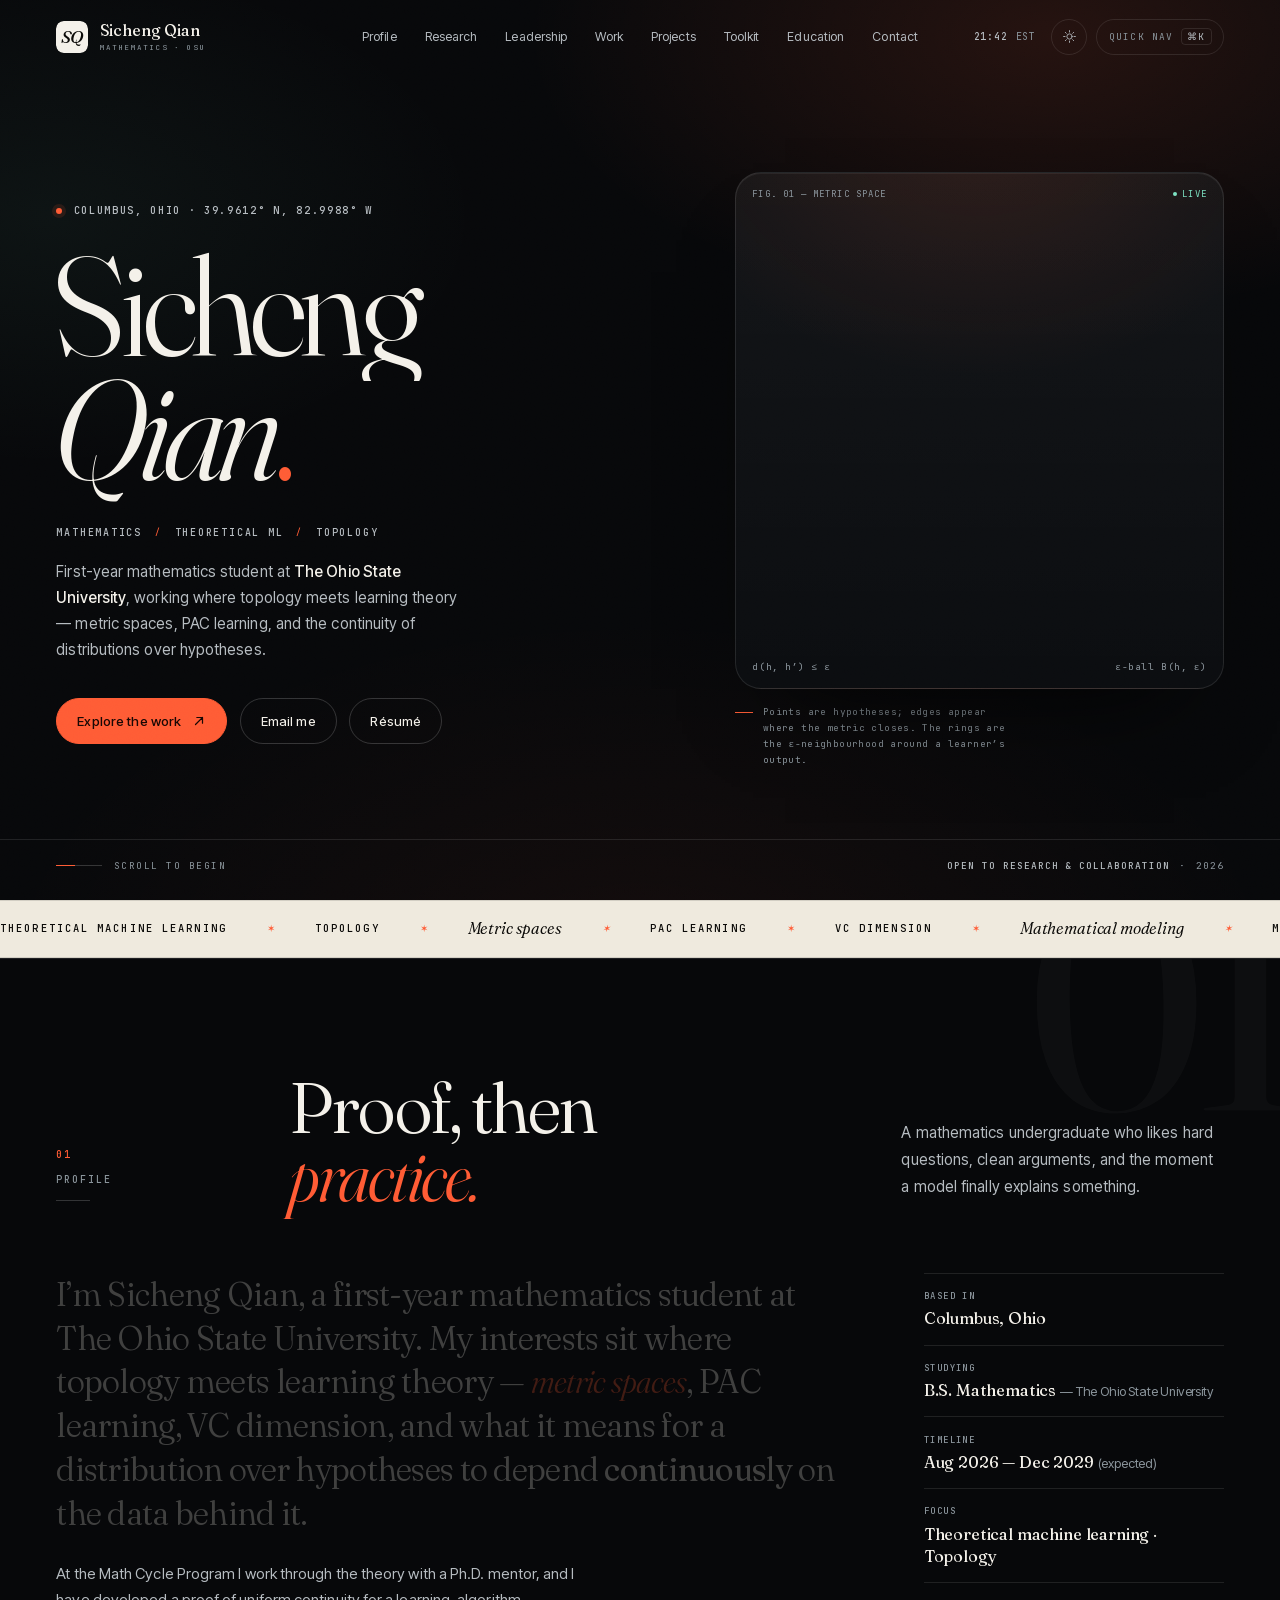
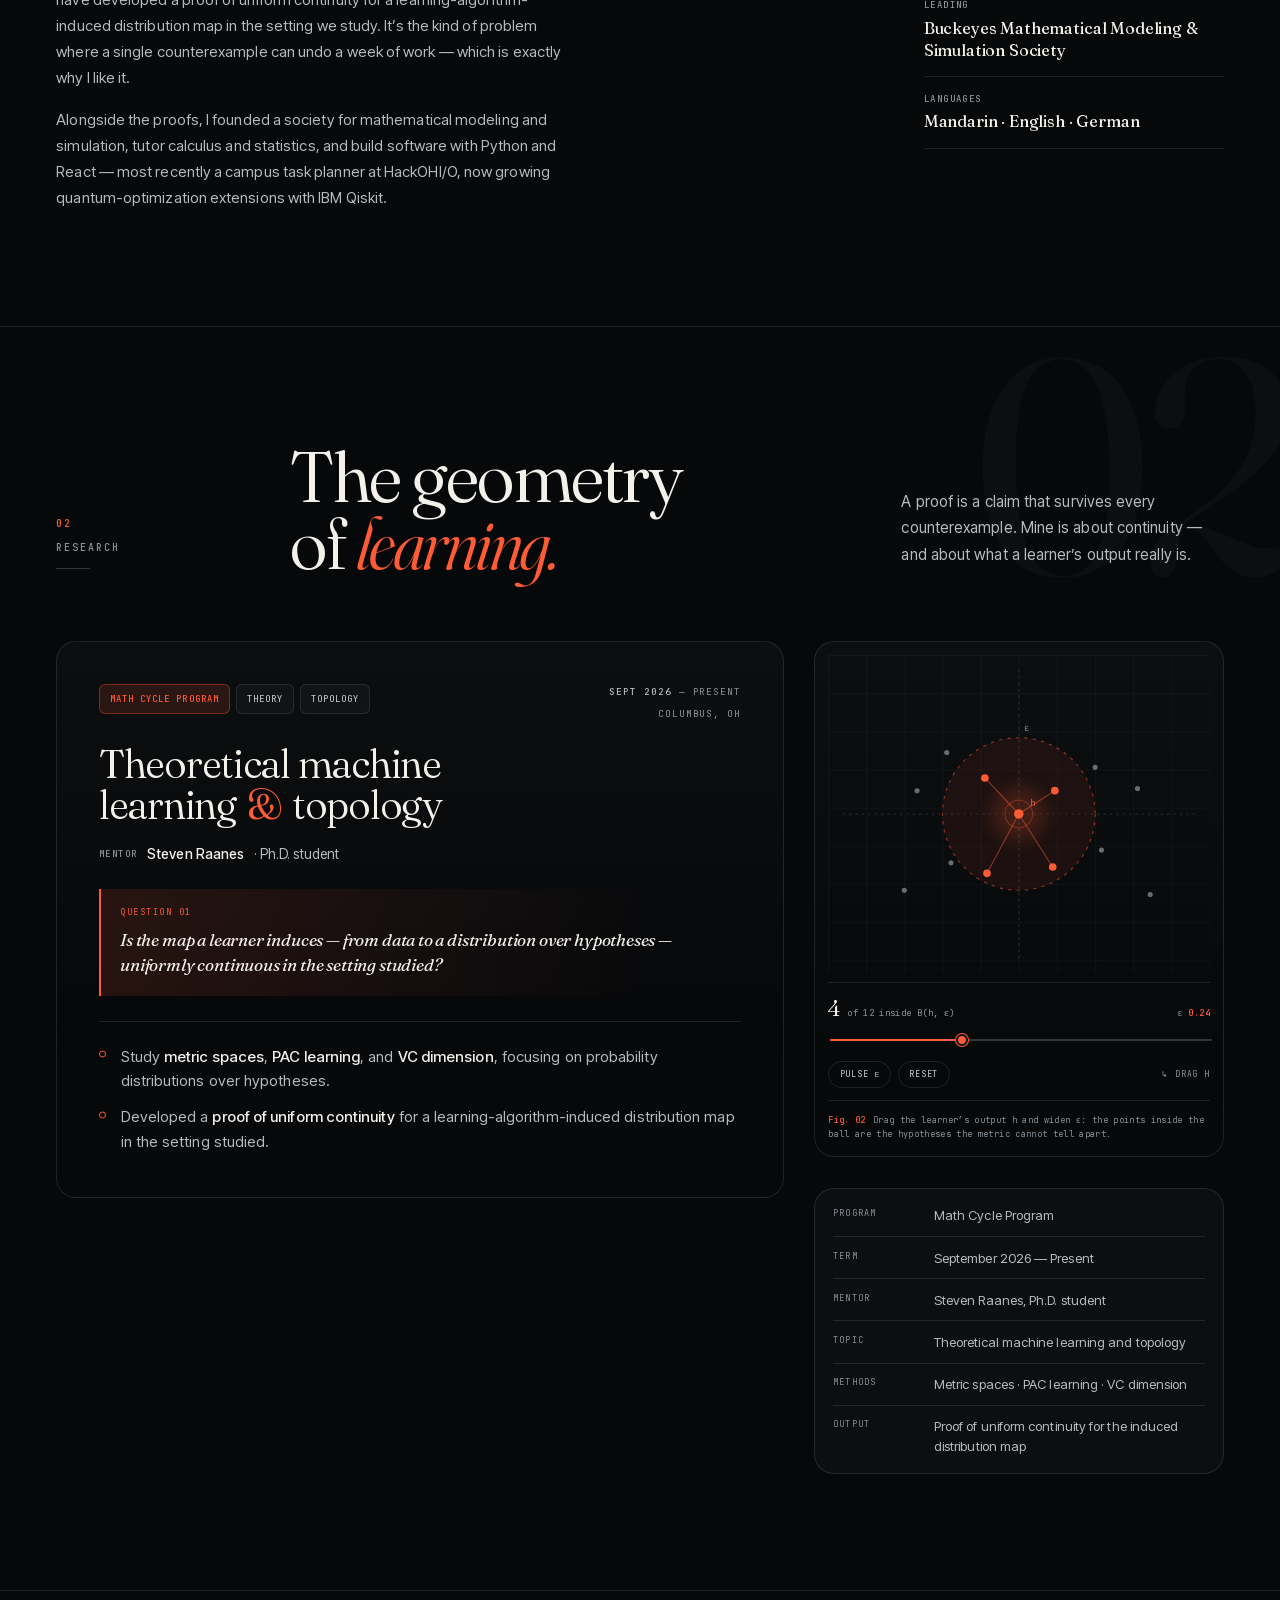
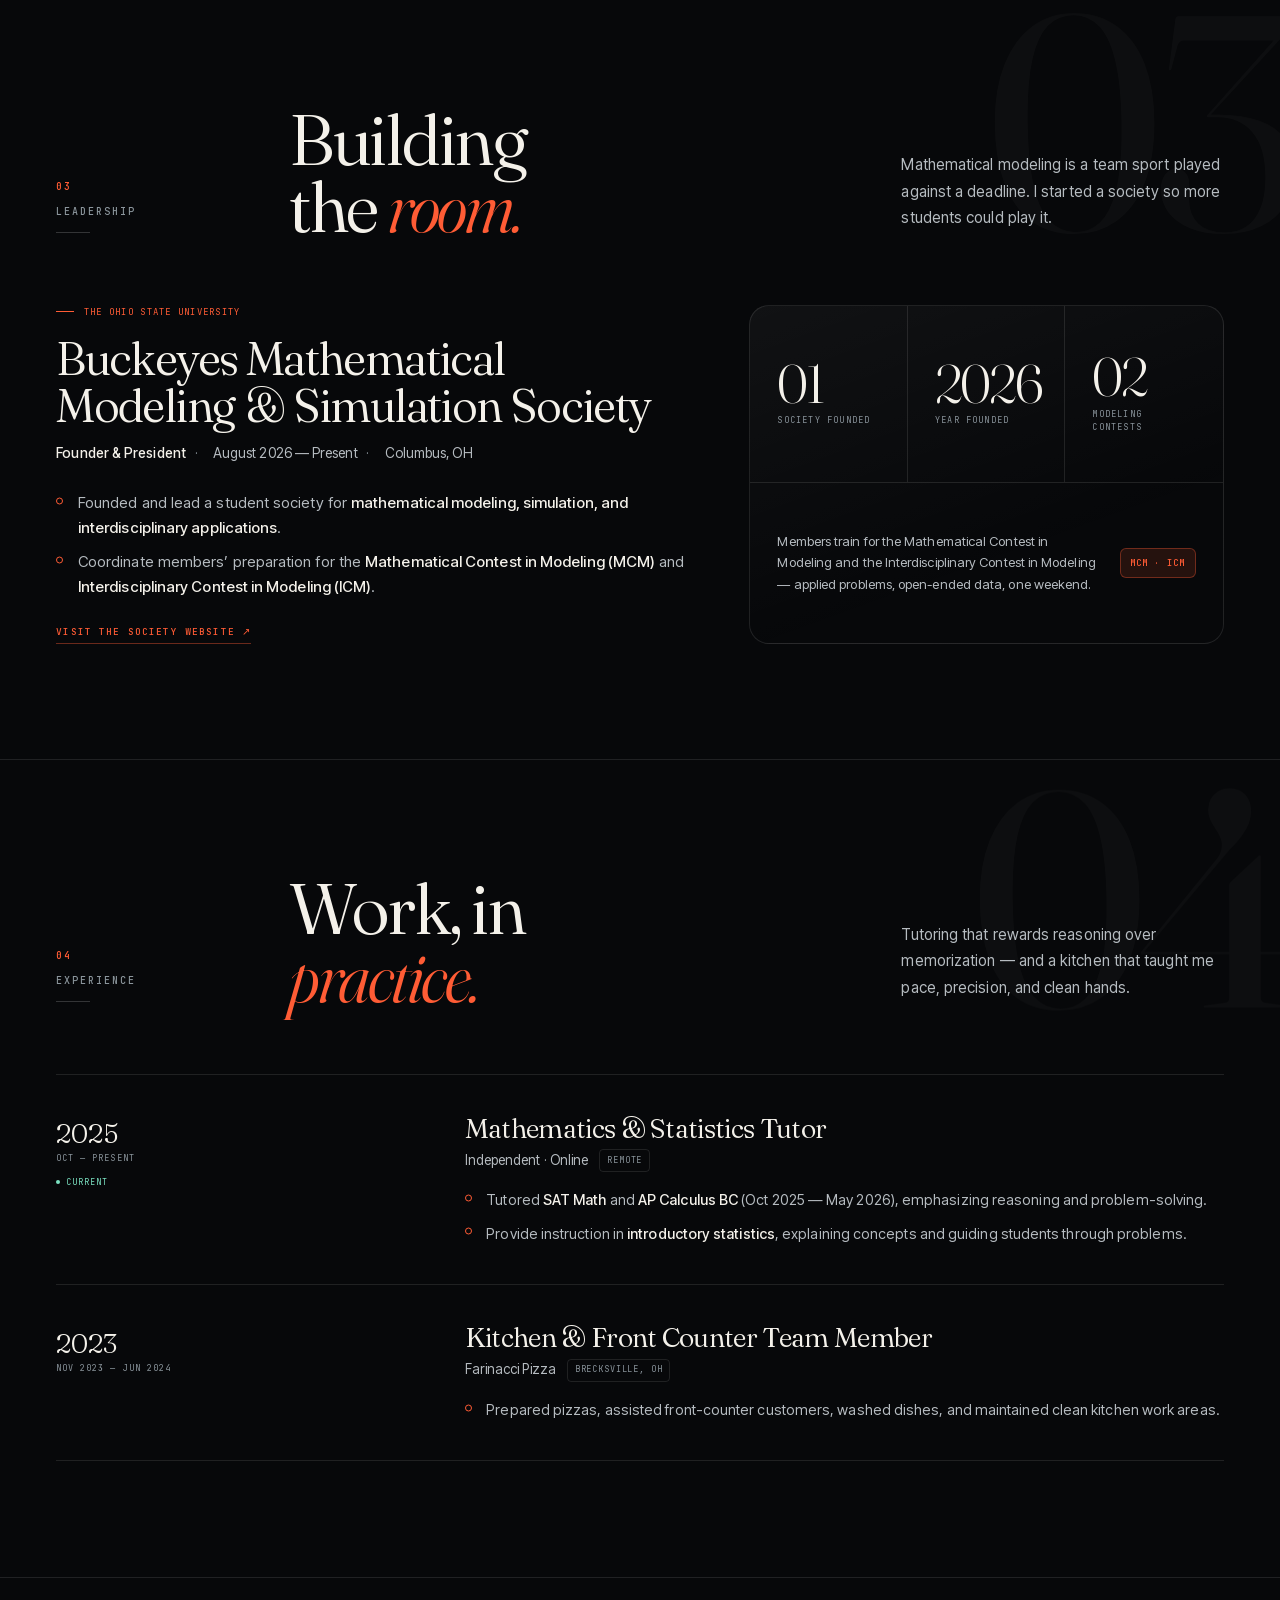
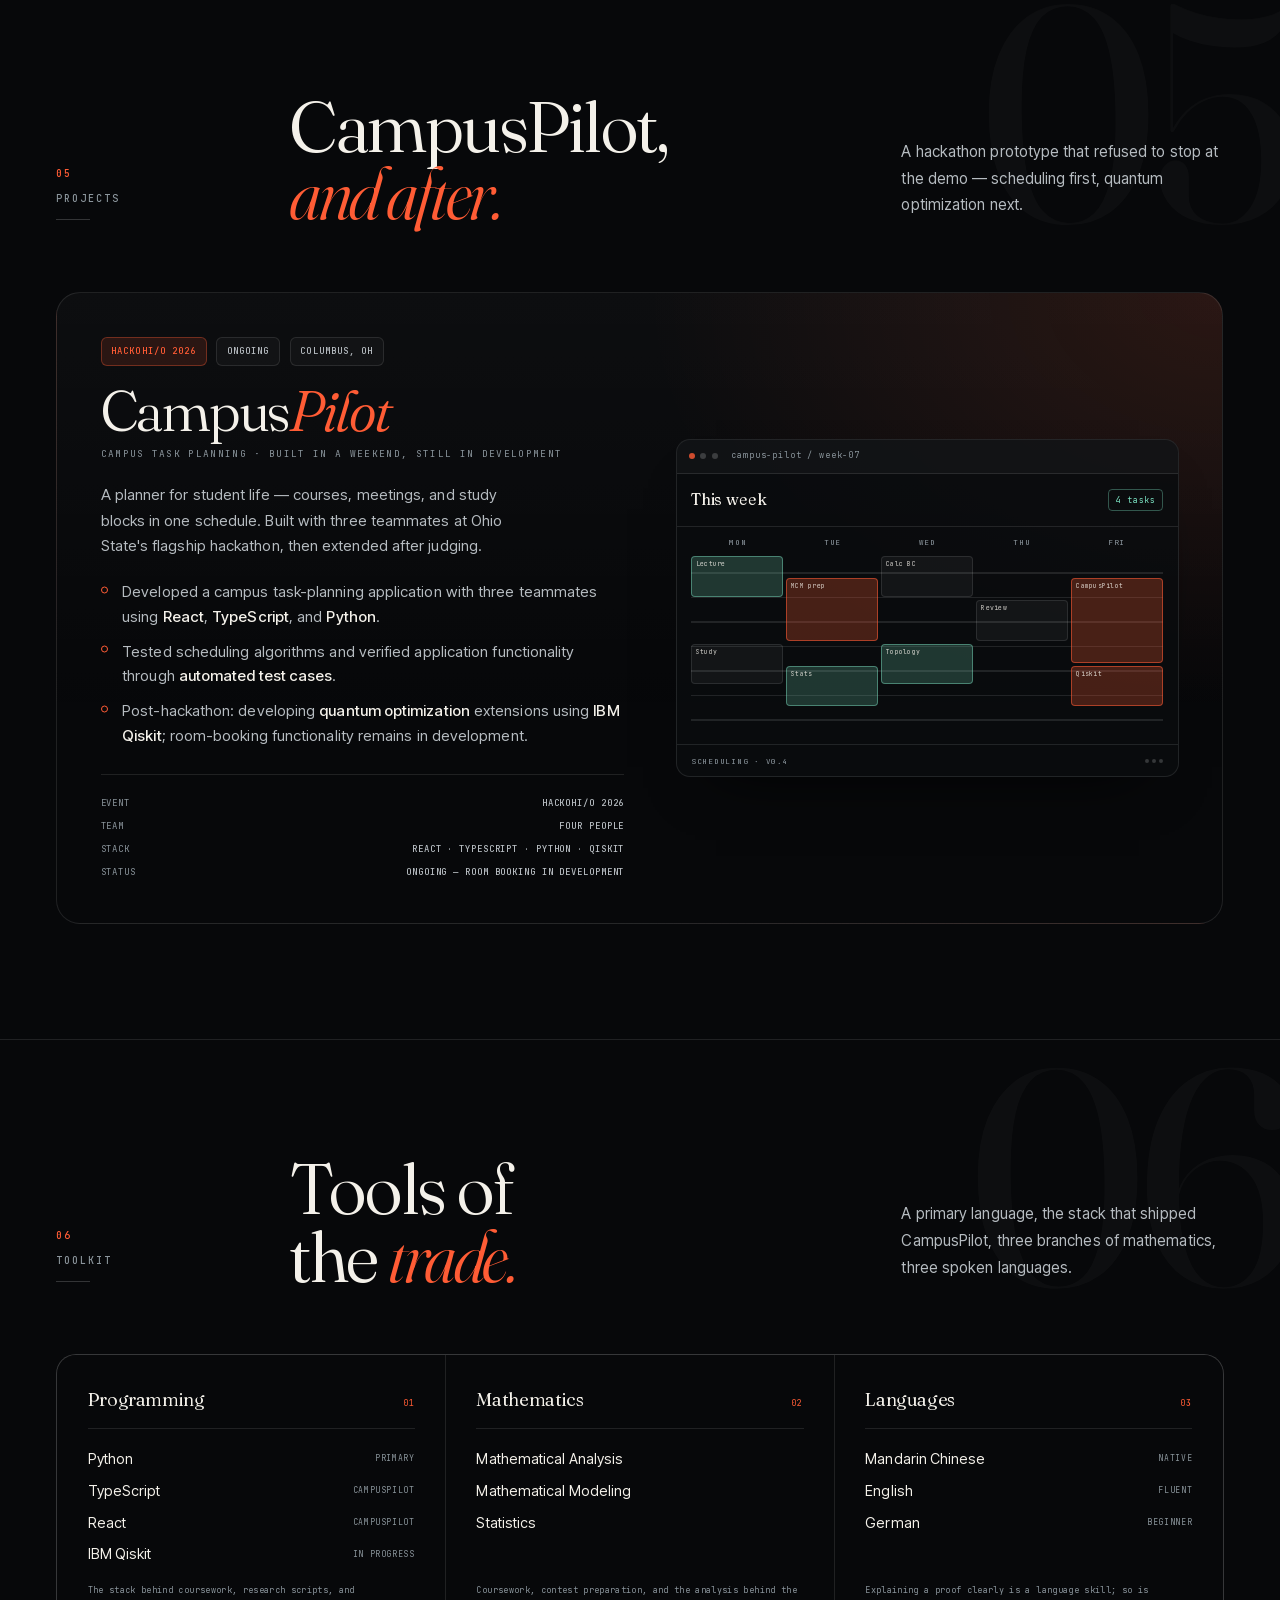
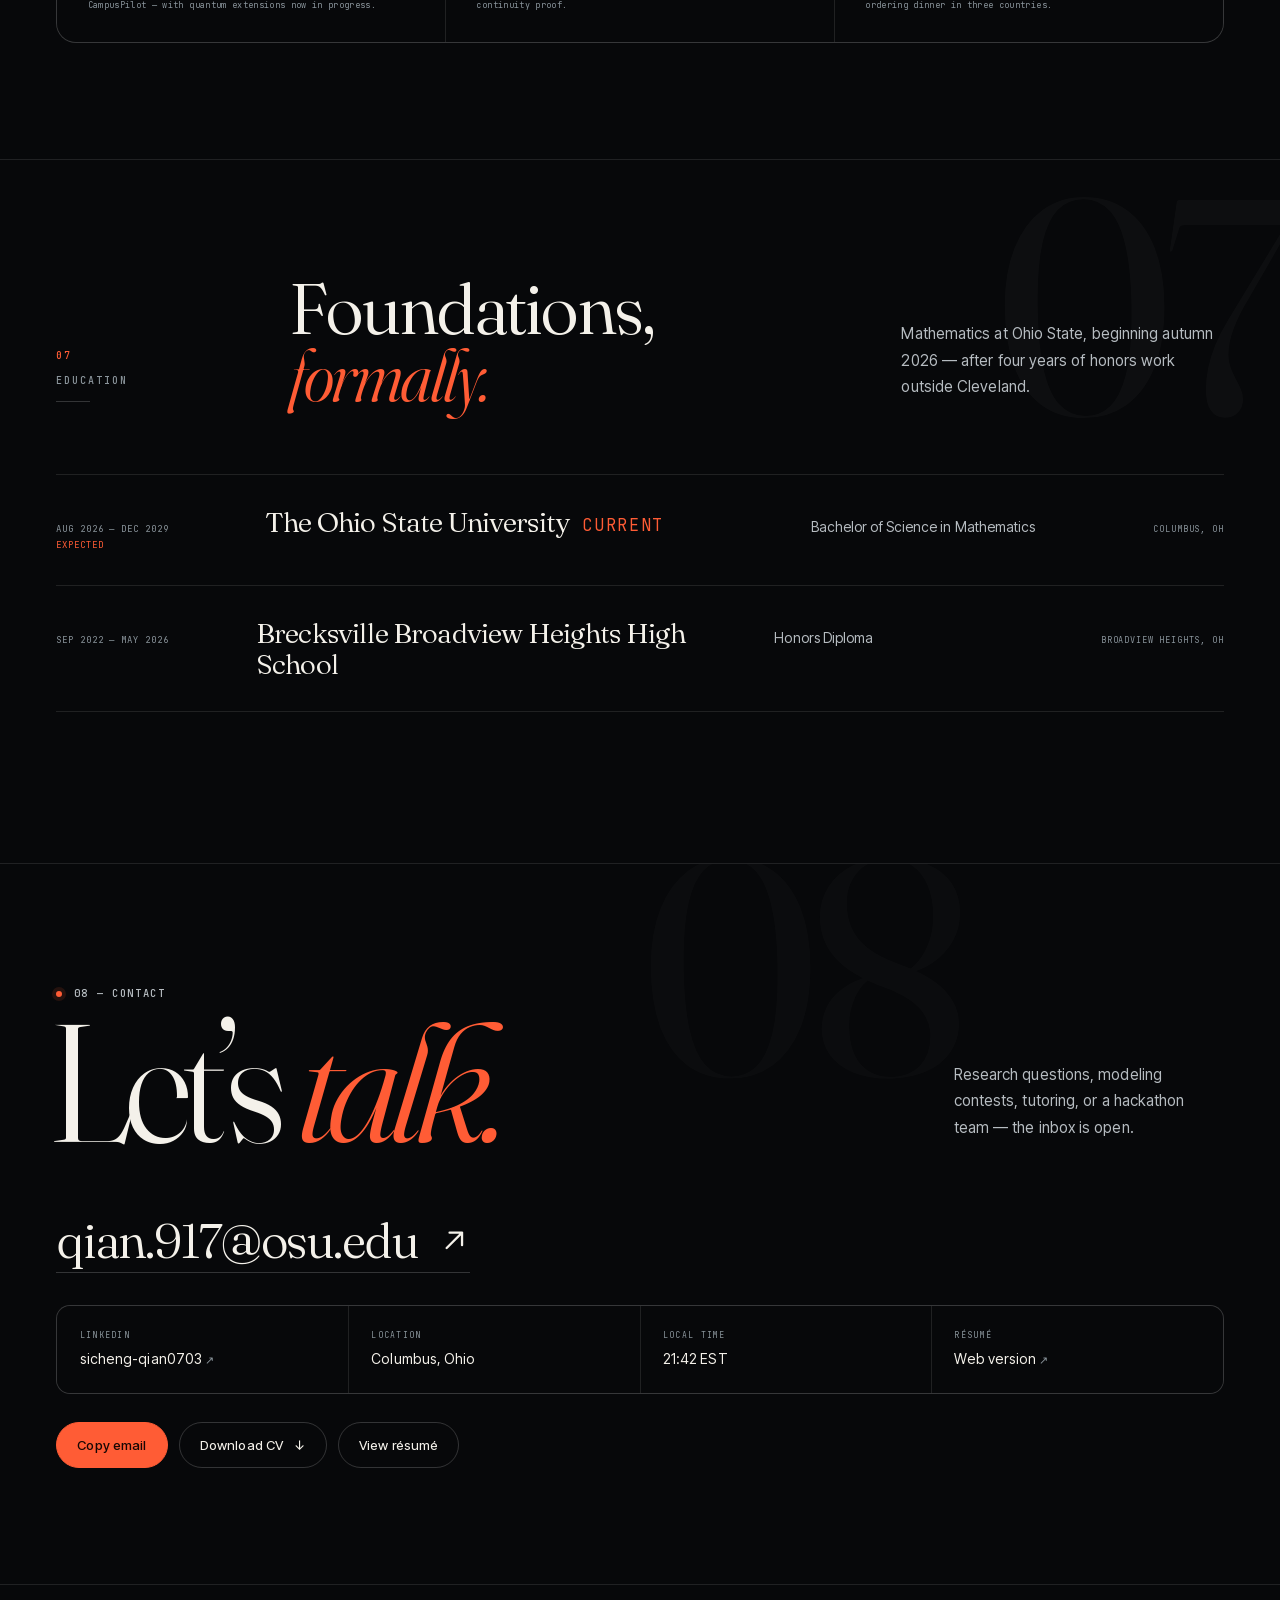
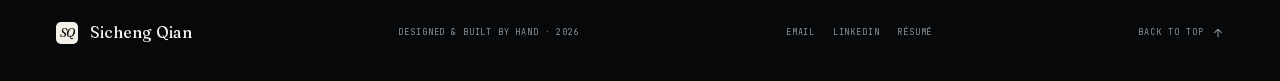
<file: index.html>
<!DOCTYPE html>
<html lang="en" data-theme="dark">
<head>
<meta charset="utf-8">
<meta name="viewport" content="width=device-width, initial-scale=1">
<title>Sicheng Qian — Mathematics, Machine Learning &amp; Topology</title>
<meta name="description" content="Sicheng Qian — mathematics undergraduate at The Ohio State University working at the intersection of theoretical machine learning and topology. Research, leadership, projects, and experience.">
<meta name="author" content="Sicheng Qian">
<meta name="theme-color" content="#07080a">
<link rel="canonical" href="https://qsc032376-hash.github.io/">
<!-- Open Graph / social -->
<meta property="og:type" content="website">
<meta property="og:title" content="Sicheng Qian — Mathematics, Machine Learning &amp; Topology">
<meta property="og:description" content="Mathematics at The Ohio State University. Metric spaces, PAC learning, and the continuity of hypothesis distributions.">
<meta property="og:image" content="https://qsc032376-hash.github.io/assets/img/og.png">
<meta property="og:image:width" content="1200">
<meta property="og:image:height" content="630">
<meta property="og:image:alt" content="Sicheng Qian — Mathematics, Theoretical ML &amp; Topology">
<meta property="og:url" content="https://qsc032376-hash.github.io/">
<meta property="og:site_name" content="Sicheng Qian">
<meta name="twitter:card" content="summary_large_image">
<meta name="twitter:title" content="Sicheng Qian — Mathematics, Machine Learning &amp; Topology">
<meta name="twitter:description" content="Mathematics at The Ohio State University. Metric spaces, PAC learning, and the continuity of hypothesis distributions.">
<meta name="twitter:image" content="https://qsc032376-hash.github.io/assets/img/og.png">

<link rel="icon" href="assets/img/favicon-32.png" sizes="32x32" type="image/png">
<link rel="icon" href="assets/img/icon-192.png" sizes="192x192" type="image/png">
<link rel="apple-touch-icon" href="assets/img/apple-touch-icon.png">

<link rel="preload" href="assets/fonts/fraunces-normal-300-700.woff2" as="font" type="font/woff2" crossorigin>
<link rel="preload" href="assets/fonts/inter-tight-normal-300-600.woff2" as="font" type="font/woff2" crossorigin>
<link rel="stylesheet" href="assets/css/fonts.css">
<link rel="stylesheet" href="assets/css/style.css">

<script>
  document.documentElement.classList.add('js');
  try {
    var t = localStorage.getItem('sq-theme');
    if (t === 'light' || t === 'dark') document.documentElement.dataset.theme = t;
  } catch (e) {}
</script>

<script type="application/ld+json">
{
  "@context": "https://schema.org",
  "@type": "Person",
  "name": "Sicheng Qian",
  "email": "mailto:qian.917@osu.edu",
  "jobTitle": "Mathematics undergraduate",
  "description": "Mathematics undergraduate at The Ohio State University working at the intersection of theoretical machine learning and topology.",
  "address": { "@type": "PostalAddress", "addressLocality": "Columbus", "addressRegion": "OH", "addressCountry": "US" },
  "alumniOf": { "@type": "CollegeOrUniversity", "name": "The Ohio State University" },
  "knowsLanguage": ["Mandarin Chinese", "English", "German"],
  "knowsAbout": ["Mathematics", "Topology", "PAC learning", "VC dimension", "Mathematical modeling", "Python"],
  "sameAs": ["https://linkedin.com/in/sicheng-qian0703"]
}
</script>
</head>
<body>

<a class="skip-link" href="#main">Skip to content</a>
<div class="grain" aria-hidden="true"></div>
<div class="progress" aria-hidden="true"><span id="progress-bar"></span></div>
<div class="cursor" id="cursor" aria-hidden="true"></div>

<!-- ============================ INTRO ============================ -->
<div class="intro" id="intro" aria-hidden="true">
  <div class="intro__inner">
    <div class="intro__badge">
      <svg class="intro__ring" viewBox="0 0 132 132" aria-hidden="true">
        <circle class="intro__ring-track" cx="66" cy="66" r="62"></circle>
        <circle class="intro__ring-fill" id="intro-ring" cx="66" cy="66" r="62"></circle>
      </svg>
      <svg class="intro__mark" viewBox="0 0 40 40" aria-hidden="true">
        <rect class="mark-seal" width="40" height="40" rx="9"/>
        <text class="mark-type" x="20" y="27.6" text-anchor="middle">SQ</text>
      </svg>
    </div>
    <div class="intro__name">Sicheng <em>Qian</em></div>
    <div class="intro__bar"><i id="intro-bar"></i></div>
    <div class="intro__meta"><span>Loading metric space</span><span><b id="intro-pct">000</b> / 100</span></div>
  </div>
  <div class="intro__foot">
    <span>Mathematics</span><span>Theoretical ML</span><span>Topology</span>
  </div>
</div>

<!-- ============================== NAV ============================ -->
<nav class="nav" id="nav" aria-label="Primary">
  <div class="nav__inner shell">
    <a class="brand" href="#top" aria-label="Sicheng Qian — back to top">
      <svg class="brand__mark" viewBox="0 0 40 40" aria-hidden="true">
        <rect class="mark-seal" width="40" height="40" rx="9"/>
        <text class="mark-type" x="20" y="27.6" text-anchor="middle">SQ</text>
      </svg>
      <span class="brand__text">
        Sicheng Qian
        <small>Mathematics · OSU</small>
      </span>
    </a>

    <ul class="nav__links">
      <li><a href="#profile"><i>01</i>Profile</a></li>
      <li><a href="#research"><i>02</i>Research</a></li>
      <li><a href="#leadership"><i>03</i>Leadership</a></li>
      <li><a href="#experience"><i>04</i>Work</a></li>
      <li><a href="#projects"><i>05</i>Projects</a></li>
      <li><a href="#toolkit"><i>06</i>Toolkit</a></li>
      <li><a href="#education"><i>07</i>Education</a></li>
      <li><a href="#contact"><i>08</i>Contact</a></li>
    </ul>

    <div class="nav__tools">
      <span class="clock" aria-label="Local time in Columbus, Ohio"><b id="clock">--:--</b><span id="clock-zone">EDT</span></span>
      <button class="icon-btn theme-toggle" id="theme-toggle" type="button" aria-label="Switch colour theme" title="Switch theme">
        <svg class="sun" viewBox="0 0 24 24" fill="none" stroke="currentColor" stroke-width="1.4" stroke-linecap="round">
          <circle cx="12" cy="12" r="4.2"/>
          <path d="M12 2.6v2.2M12 19.2v2.2M2.6 12h2.2M19.2 12h2.2M5.3 5.3l1.6 1.6M17.1 17.1l1.6 1.6M18.7 5.3l-1.6 1.6M6.9 17.1l-1.6 1.6"/>
        </svg>
        <svg class="moon" viewBox="0 0 24 24" fill="none" stroke="currentColor" stroke-width="1.4" stroke-linecap="round">
          <path d="M20.2 14.6A8.4 8.4 0 1 1 9.4 3.8a6.7 6.7 0 0 0 10.8 10.8Z"/>
        </svg>
      </button>
      <button class="palette-btn" type="button" data-palette aria-label="Open quick navigation" aria-haspopup="dialog">
        <span>Quick nav</span><kbd>⌘K</kbd>
      </button>
      <button class="icon-btn menu-btn" id="menu-toggle" type="button" aria-label="Open menu" aria-expanded="false" aria-controls="menu">
        <svg class="icon-open" viewBox="0 0 24 24" fill="none" stroke="currentColor" stroke-width="1.4" stroke-linecap="round">
          <path d="M4 8h16M4 16h16"/>
        </svg>
        <svg class="icon-close" viewBox="0 0 24 24" fill="none" stroke="currentColor" stroke-width="1.4" stroke-linecap="round">
          <path d="M6 6l12 12M18 6L6 18"/>
        </svg>
      </button>
    </div>
  </div>
</nav>

<div class="menu" id="menu" aria-hidden="true">
  <ul class="menu__links">
    <li><a href="#profile"><i>01</i>Profile</a></li>
    <li><a href="#research"><i>02</i>Research</a></li>
    <li><a href="#leadership"><i>03</i>Leadership</a></li>
    <li><a href="#experience"><i>04</i>Experience</a></li>
    <li><a href="#projects"><i>05</i>Projects</a></li>
    <li><a href="#toolkit"><i>06</i>Toolkit</a></li>
    <li><a href="#education"><i>07</i>Education</a></li>
    <li><a href="#contact"><i>08</i>Contact</a></li>
  </ul>
  <div class="menu__foot">
    <a href="mailto:qian.917@osu.edu">qian.917@osu.edu</a>
    <a href="https://linkedin.com/in/sicheng-qian0703" target="_blank" rel="noopener noreferrer">LinkedIn ↗</a>
    <a href="resume.html">Résumé ↗</a>
  </div>
</div>

<main id="main">

  <!-- =========================== HERO =========================== -->
  <header class="hero" id="top">
    <div class="hero__grid shell">
      <div class="hero__copy">
        <div class="eyebrow" data-anim="1">
          <span class="dot" aria-hidden="true"></span>
          <span>Columbus, Ohio · 39.9612° N, 82.9988° W</span>
        </div>

        <h1 class="hero__name">
          <span class="line"><span class="line__inner">Sicheng</span></span>
          <span class="line"><span class="line__inner"><em>Qian</em><span class="period">.</span></span></span>
        </h1>

        <p class="hero__role" data-anim="3">
          Mathematics <span class="sep">/</span> Theoretical ML <span class="sep">/</span> Topology
        </p>

        <p class="hero__lede" data-anim="4">
          First-year mathematics student at <strong>The Ohio State University</strong>, working where
          topology meets learning theory — metric spaces, PAC learning, and the continuity of
          distributions over hypotheses.
        </p>

        <div class="hero__actions" data-anim="5">
          <a class="btn btn--primary" href="#research">
            Explore the work
            <svg viewBox="0 0 16 16" fill="none" aria-hidden="true"><path d="M4 12L12 4M12 4H5.5M12 4V10.5" stroke="currentColor" stroke-width="1.4" stroke-linecap="round" stroke-linejoin="round"/></svg>
          </a>
          <a class="btn btn--ghost" href="mailto:qian.917@osu.edu">Email me</a>
          <a class="btn btn--ghost" href="resume.html">Résumé</a>
        </div>
      </div>

      <aside class="hero__viz" data-anim="6" aria-label="Interactive illustration of a metric space">
        <div class="viz" id="viz">
          <div class="viz__chrome">
            <span>Fig. 01 — Metric space</span>
            <span class="viz__live"><i aria-hidden="true"></i>Live</span>
          </div>
          <canvas id="metric-canvas" aria-hidden="true"></canvas>
          <div class="viz__readout">
            <span>d(h, h′) ≤ ε</span>
            <span>ε-ball B(h, ε)</span>
          </div>
        </div>
        <p class="viz__caption">Points are hypotheses; edges appear where the metric closes. The rings are the ε-neighbourhood around a learner’s output.</p>
      </aside>
    </div>

    <div class="hero__foot shell">
      <a class="scroll-cue" href="#profile">
        <span class="scroll-cue__line" aria-hidden="true"></span>
        Scroll to begin
      </a>
      <p class="hero__status"><b>Open to research &amp; collaboration</b><span aria-hidden="true">·</span>2026</p>
    </div>
  </header>

  <!-- ========================== MARQUEE ========================= -->
  <div class="marquee" aria-hidden="true">
    <div class="marquee__track" id="marquee-track">
      <span class="marquee__item">Theoretical machine learning</span>
      <span class="marquee__item">Topology</span>
      <span class="marquee__item">Metric spaces</span>
      <span class="marquee__item">PAC learning</span>
      <span class="marquee__item">VC dimension</span>
      <span class="marquee__item">Mathematical modeling</span>
      <span class="marquee__item">MCM / ICM</span>
      <span class="marquee__item">Python</span>
      <span class="marquee__item">Qiskit</span>
      <span class="marquee__item">HackOHI/O 2026</span>
      <span class="marquee__item">The Ohio State University</span>
      <span class="marquee__item">Columbus, Ohio</span>
    </div>
  </div>

  <!-- ========================== PROFILE ========================= -->
  <section class="section" id="profile" data-num="01" aria-labelledby="profile-title">
    <div class="shell">
      <div class="sec-head">
        <div class="sec-meta" data-reveal>
          <span class="sec-index">01</span>
          <span class="sec-kicker">Profile</span>
          <span class="sec-rule" aria-hidden="true"></span>
        </div>
        <h2 class="sec-title" id="profile-title" data-reveal style="--d:60ms">Proof, then<br><em>practice.</em></h2>
        <p class="sec-lede" data-reveal style="--d:120ms">A mathematics undergraduate who likes hard questions, clean arguments, and the moment a model finally explains something.</p>
      </div>

      <div class="profile">
        <div data-reveal>
          <p class="statement">
            I’m Sicheng Qian, a first-year mathematics student at The Ohio State University.
            My interests sit where topology meets learning theory — <em>metric spaces</em>,
            PAC learning, VC dimension, and what it means for a distribution over hypotheses
            to depend <strong>continuously</strong> on the data behind it.
          </p>
          <div class="profile__more">
            <p>
              At the Math Cycle Program I work through the theory with a Ph.D. mentor, and I have
              developed a proof of uniform continuity for a learning-algorithm-induced distribution
              map in the setting we study. It’s the kind of problem where a single counterexample
              can undo a week of work — which is exactly why I like it.
            </p>
            <p>
              Alongside the proofs, I founded a society for mathematical modeling and simulation,
              tutor calculus and statistics, and build software with Python and React — most recently
              a campus task planner at HackOHI/O, now growing quantum-optimization extensions with
              IBM Qiskit.
            </p>
          </div>
        </div>

        <dl class="facts" data-reveal style="--d:120ms">
          <div>
            <dt>Based in</dt>
            <dd>Columbus, Ohio</dd>
          </div>
          <div>
            <dt>Studying</dt>
            <dd>B.S. Mathematics <span>— The Ohio State University</span></dd>
          </div>
          <div>
            <dt>Timeline</dt>
            <dd>Aug 2026 — Dec 2029 <span>(expected)</span></dd>
          </div>
          <div>
            <dt>Focus</dt>
            <dd>Theoretical machine learning · Topology</dd>
          </div>
          <div>
            <dt>Leading</dt>
            <dd>Buckeyes Mathematical Modeling &amp; Simulation Society</dd>
          </div>
          <div>
            <dt>Languages</dt>
            <dd>Mandarin · English · German</dd>
          </div>
        </dl>
      </div>
    </div>
  </section>

  <!-- ========================== RESEARCH ======================== -->
  <section class="section" id="research" data-num="02" aria-labelledby="research-title">
    <div class="shell">
      <div class="sec-head">
        <div class="sec-meta" data-reveal>
          <span class="sec-index">02</span>
          <span class="sec-kicker">Research</span>
          <span class="sec-rule" aria-hidden="true"></span>
        </div>
        <h2 class="sec-title" id="research-title" data-reveal style="--d:60ms">The geometry<br>of <em>learning.</em></h2>
        <p class="sec-lede" data-reveal style="--d:120ms">A proof is a claim that survives every counterexample. Mine is about continuity — and about what a learner’s output really is.</p>
      </div>

      <div class="research">
        <article class="card research__main" data-reveal data-spotlight>
          <div class="research__top">
            <div class="chip-row">
              <span class="chip chip--accent">Math Cycle Program</span>
              <span class="chip">Theory</span>
              <span class="chip">Topology</span>
            </div>
            <div class="research__meta">
              <span><b>Sept 2026</b> — Present</span>
              <span>Columbus, OH</span>
            </div>
          </div>

          <h3 class="research__title">Theoretical machine learning <span class="amp">&amp;</span> topology</h3>

          <p class="research__mentor">
            <span class="mono">Mentor</span>
            <b>Steven Raanes</b> · Ph.D. student
          </p>

          <div class="question">
            <span>Question 01</span>
            <p>Is the map a learner induces — from data to a distribution over hypotheses — uniformly continuous in the setting studied?</p>
          </div>

          <ul class="ticks research__bullets">
            <li>Study <strong>metric spaces</strong>, <strong>PAC learning</strong>, and <strong>VC dimension</strong>, focusing on probability distributions over hypotheses.</li>
            <li>Developed a <strong>proof of uniform continuity</strong> for a learning-algorithm-induced distribution map in the setting studied.</li>
          </ul>
        </article>

        <aside class="research__side">
          <figure class="figure figure--lab" data-reveal style="--d:100ms">
            <div class="lab">
              <svg id="lab-svg" viewBox="0 0 360 300" role="img" aria-labelledby="lab-title lab-desc">
                <title id="lab-title">Interactive epsilon-ball in a metric space of hypotheses</title>
                <desc id="lab-desc">Drag the point h and move the epsilon slider to see which hypotheses fall inside its neighbourhood.</desc>
                <defs>
                  <pattern id="figgrid" width="36" height="36" patternUnits="userSpaceOnUse">
                    <path d="M36 0H0v36" fill="none" stroke="currentColor" stroke-opacity=".055"/>
                  </pattern>
                </defs>
                <rect width="360" height="300" fill="url(#figgrid)"/>
                <line class="fig-axis" x1="180" y1="14" x2="180" y2="286"/>
                <line class="fig-axis" x1="14" y1="150" x2="346" y2="150"/>
                <circle id="lab-ball" class="lab-ball" cx="180" cy="150" r="72"/>
                <circle id="lab-halo" class="lab-halo" cx="180" cy="150" r="26"/>
                <g id="lab-edges" class="lab-edges"></g>
                <g id="lab-points" class="lab-points"></g>
                <circle id="lab-h-ring" class="lab-h-ring" cx="180" cy="150" r="13"/>
                <circle id="lab-handle" class="lab-handle" cx="180" cy="150" r="28"/>
                <circle id="lab-h" class="lab-h" cx="180" cy="150" r="4.5"/>
                <text class="fig-label fig-label--accent" id="lab-h-label" x="192" y="144">h</text>
                <text class="fig-label" id="lab-eps-label" x="184" y="72">ε</text>
              </svg>

              <div class="lab__ui">
                <div class="lab__readout">
                  <span class="lab__count"><b id="lab-count">6</b><span>of 12 inside B(h, ε)</span></span>
                  <span class="lab__eps">ε <b id="lab-eps">0.24</b></span>
                </div>
                <input class="lab__slider" id="lab-slider" type="range" min="8" max="55" step="1" value="24" aria-label="Epsilon radius">
                <div class="lab__actions">
                  <button class="lab__btn" id="lab-pulse" type="button">Pulse ε</button>
                  <button class="lab__btn" id="lab-reset" type="button">Reset</button>
                  <span class="lab__hint" aria-hidden="true">↳ drag h</span>
                </div>
              </div>
            </div>
            <figcaption><b>Fig. 02</b><span>Drag the learner’s output h and widen ε: the points inside the ball are the hypotheses the metric cannot tell apart.</span></figcaption>
          </figure>

          <dl class="spec" data-reveal style="--d:160ms">
            <div><dt>Program</dt><dd>Math Cycle Program</dd></div>
            <div><dt>Term</dt><dd>September 2026 — Present</dd></div>
            <div><dt>Mentor</dt><dd>Steven Raanes, Ph.D. student</dd></div>
            <div><dt>Topic</dt><dd>Theoretical machine learning and topology</dd></div>
            <div><dt>Methods</dt><dd>Metric spaces · PAC learning · VC dimension</dd></div>
            <div><dt>Output</dt><dd>Proof of uniform continuity for the induced distribution map</dd></div>
          </dl>
        </aside>
      </div>
    </div>
  </section>

  <!-- ========================= LEADERSHIP ======================= -->
  <section class="section" id="leadership" data-num="03" aria-labelledby="leadership-title">
    <div class="shell">
      <div class="sec-head">
        <div class="sec-meta" data-reveal>
          <span class="sec-index">03</span>
          <span class="sec-kicker">Leadership</span>
          <span class="sec-rule" aria-hidden="true"></span>
        </div>
        <h2 class="sec-title" id="leadership-title" data-reveal style="--d:60ms">Building<br>the <em>room.</em></h2>
        <p class="sec-lede" data-reveal style="--d:120ms">Mathematical modeling is a team sport played against a deadline. I started a society so more students could play it.</p>
      </div>

      <div class="leader">
        <div class="leader__body" data-reveal>
          <span class="leader__org">The Ohio State University</span>
          <h3 class="leader__title">Buckeyes Mathematical Modeling &amp; Simulation Society</h3>
          <p class="leader__role">
            <span><b>Founder &amp; President</b></span>
            <span>August 2026 — Present</span>
            <span>Columbus, OH</span>
          </p>
          <ul class="ticks">
            <li>Founded and lead a student society for <strong>mathematical modeling, simulation, and interdisciplinary applications</strong>.</li>
            <li>Coordinate members’ preparation for the <strong>Mathematical Contest in Modeling (MCM)</strong> and <strong>Interdisciplinary Contest in Modeling (ICM)</strong>.</li>
          </ul>
          <a class="inline-link" href="https://bmmss-web.vercel.app" target="_blank" rel="noopener noreferrer">Visit the society website <span aria-hidden="true">↗</span></a>
        </div>

        <div class="leader__stats" data-reveal style="--d:100ms">
          <div class="stat">
            <div class="stat__num" data-count="1" data-pad="2">01</div>
            <div class="stat__label">Society founded</div>
          </div>
          <div class="stat">
            <div class="stat__num">2026</div>
            <div class="stat__label">Year founded</div>
          </div>
          <div class="stat">
            <div class="stat__num" data-count="2" data-pad="2">02</div>
            <div class="stat__label">Modeling contests</div>
          </div>
          <div class="stat stat--wide">
            <p>Members train for the Mathematical Contest in Modeling and the Interdisciplinary Contest in Modeling — applied problems, open-ended data, one weekend.</p>
            <span class="chip chip--accent">MCM · ICM</span>
          </div>
        </div>
      </div>
    </div>
  </section>

  <!-- ========================= EXPERIENCE ======================= -->
  <section class="section" id="experience" data-num="04" aria-labelledby="experience-title">
    <div class="shell">
      <div class="sec-head">
        <div class="sec-meta" data-reveal>
          <span class="sec-index">04</span>
          <span class="sec-kicker">Experience</span>
          <span class="sec-rule" aria-hidden="true"></span>
        </div>
        <h2 class="sec-title" id="experience-title" data-reveal style="--d:60ms">Work, in<br><em>practice.</em></h2>
        <p class="sec-lede" data-reveal style="--d:120ms">Tutoring that rewards reasoning over memorization — and a kitchen that taught me pace, precision, and clean hands.</p>
      </div>

      <ol class="timeline">
        <li class="tl" data-reveal>
          <div class="tl__when">
            <span class="yr">2025</span>
            <span class="mo">Oct — Present</span>
            <span class="now">Current</span>
          </div>
          <div class="tl__body">
            <h3>Mathematics &amp; Statistics Tutor</h3>
            <p class="tl__org">Independent · Online <span class="place">Remote</span></p>
            <ul class="ticks">
              <li>Tutored <strong>SAT Math</strong> and <strong>AP Calculus BC</strong> (Oct 2025 — May 2026), emphasizing reasoning and problem-solving.</li>
              <li>Provide instruction in <strong>introductory statistics</strong>, explaining concepts and guiding students through problems.</li>
            </ul>
          </div>
        </li>

        <li class="tl" data-reveal style="--d:80ms">
          <div class="tl__when">
            <span class="yr">2023</span>
            <span class="mo">Nov 2023 — Jun 2024</span>
          </div>
          <div class="tl__body">
            <h3>Kitchen &amp; Front Counter Team Member</h3>
            <p class="tl__org">Farinacci Pizza <span class="place">Brecksville, OH</span></p>
            <ul class="ticks">
              <li>Prepared pizzas, assisted front-counter customers, washed dishes, and maintained clean kitchen work areas.</li>
            </ul>
          </div>
        </li>
      </ol>
    </div>
  </section>

  <!-- ========================== PROJECTS ======================== -->
  <section class="section" id="projects" data-num="05" aria-labelledby="projects-title">
    <div class="shell">
      <div class="sec-head">
        <div class="sec-meta" data-reveal>
          <span class="sec-index">05</span>
          <span class="sec-kicker">Projects</span>
          <span class="sec-rule" aria-hidden="true"></span>
        </div>
        <h2 class="sec-title" id="projects-title" data-reveal style="--d:60ms">CampusPilot,<br><em>and after.</em></h2>
        <p class="sec-lede" data-reveal style="--d:120ms">A hackathon prototype that refused to stop at the demo — scheduling first, quantum optimization next.</p>
      </div>

      <article class="project" id="project-card" data-reveal data-tilt>
        <div class="project__grid">
          <div>
            <div class="project__eyebrow">
              <span class="chip chip--accent">HackOHI/O 2026</span>
              <span class="chip">Ongoing</span>
              <span class="chip">Columbus, OH</span>
            </div>
            <h3 class="project__title">Campus<em>Pilot</em></h3>
            <p class="project__sub">Campus task planning · built in a weekend, still in development</p>
            <p class="project__lede">
              A planner for student life — courses, meetings, and study blocks in one schedule.
              Built with three teammates at Ohio State's flagship hackathon, then extended after judging.
            </p>

            <ul class="ticks">
              <li>Developed a campus task-planning application with three teammates using <strong>React</strong>, <strong>TypeScript</strong>, and <strong>Python</strong>.</li>
              <li>Tested scheduling algorithms and verified application functionality through <strong>automated test cases</strong>.</li>
              <li>Post-hackathon: developing <strong>quantum optimization</strong> extensions using <strong>IBM Qiskit</strong>; room-booking functionality remains in development.</li>
            </ul>

            <div class="project__specs">
              <div class="spec-row"><span>Event</span><b>HackOHI/O 2026</b></div>
              <div class="spec-row"><span>Team</span><b>Four people</b></div>
              <div class="spec-row"><span>Stack</span><b>React · TypeScript · Python · Qiskit</b></div>
              <div class="spec-row"><span>Status</span><b>Ongoing — room booking in development</b></div>
            </div>
          </div>

          <div class="mock" aria-hidden="true">
            <div class="mock__bar"><i></i><i></i><i></i><span>campus-pilot / week-07</span></div>
            <div class="mock__head">
              <strong>This week</strong>
              <em>4 tasks</em>
            </div>
            <div class="mock__days"><span>Mon</span><span>Tue</span><span>Wed</span><span>Thu</span><span>Fri</span></div>
            <div class="mock__grid">
              <span class="mock__block mock__block--mint" style="grid-column:1;grid-row:1 / 3"><span>Lecture</span></span>
              <span class="mock__block" style="grid-column:2;grid-row:2 / 5"><span>MCM prep</span></span>
              <span class="mock__block mock__block--quiet" style="grid-column:3;grid-row:1 / 3"><span>Calc BC</span></span>
              <span class="mock__block mock__block--mint" style="grid-column:3;grid-row:5 / 7"><span>Topology</span></span>
              <span class="mock__block mock__block--quiet" style="grid-column:4;grid-row:3 / 5"><span>Review</span></span>
              <span class="mock__block" style="grid-column:5;grid-row:2 / 6"><span>CampusPilot</span></span>
              <span class="mock__block" style="grid-column:5;grid-row:6 / 8"><span>Qiskit</span></span>
              <span class="mock__block mock__block--quiet" style="grid-column:1;grid-row:5 / 7"><span>Study</span></span>
              <span class="mock__block mock__block--mint" style="grid-column:2;grid-row:6 / 8"><span>Stats</span></span>
            </div>
            <div class="mock__foot">
              <span>scheduling · v0.4</span>
              <span class="dots"><i></i><i></i><i></i></span>
            </div>
          </div>
        </div>
      </article>
    </div>
  </section>

  <!-- ========================== TOOLKIT ========================= -->
  <section class="section" id="toolkit" data-num="06" aria-labelledby="toolkit-title">
    <div class="shell">
      <div class="sec-head">
        <div class="sec-meta" data-reveal>
          <span class="sec-index">06</span>
          <span class="sec-kicker">Toolkit</span>
          <span class="sec-rule" aria-hidden="true"></span>
        </div>
        <h2 class="sec-title" id="toolkit-title" data-reveal style="--d:60ms">Tools of<br>the <em>trade.</em></h2>
        <p class="sec-lede" data-reveal style="--d:120ms">A primary language, the stack that shipped CampusPilot, three branches of mathematics, three spoken languages.</p>
      </div>

      <div class="toolkit">
        <div class="tk" data-reveal>
          <div class="tk__head"><h3>Programming</h3><span>01</span></div>
          <ul class="tk__list">
            <li><b>Python</b><span>Primary</span></li>
            <li><b>TypeScript</b><span>CampusPilot</span></li>
            <li><b>React</b><span>CampusPilot</span></li>
            <li><b>IBM Qiskit</b><span>In progress</span></li>
          </ul>
          <p class="tk__note">The stack behind coursework, research scripts, and CampusPilot — with quantum extensions now in progress.</p>
        </div>

        <div class="tk" data-reveal style="--d:80ms">
          <div class="tk__head"><h3>Mathematics</h3><span>02</span></div>
          <ul class="tk__list">
            <li><b>Mathematical Analysis</b></li>
            <li><b>Mathematical Modeling</b></li>
            <li><b>Statistics</b></li>
          </ul>
          <p class="tk__note">Coursework, contest preparation, and the analysis behind the continuity proof.</p>
        </div>

        <div class="tk" data-reveal style="--d:160ms">
          <div class="tk__head"><h3>Languages</h3><span>03</span></div>
          <ul class="tk__list">
            <li><b>Mandarin Chinese</b><span>Native</span></li>
            <li><b>English</b><span>Fluent</span></li>
            <li><b>German</b><span>Beginner</span></li>
          </ul>
          <p class="tk__note">Explaining a proof clearly is a language skill; so is ordering dinner in three countries.</p>
        </div>
      </div>
    </div>
  </section>

  <!-- ========================= EDUCATION ======================== -->
  <section class="section" id="education" data-num="07" aria-labelledby="education-title">
    <div class="shell">
      <div class="sec-head">
        <div class="sec-meta" data-reveal>
          <span class="sec-index">07</span>
          <span class="sec-kicker">Education</span>
          <span class="sec-rule" aria-hidden="true"></span>
        </div>
        <h2 class="sec-title" id="education-title" data-reveal style="--d:60ms">Foundations,<br><em>formally.</em></h2>
        <p class="sec-lede" data-reveal style="--d:120ms">Mathematics at Ohio State, beginning autumn 2026 — after four years of honors work outside Cleveland.</p>
      </div>

      <div class="edu">
        <div class="edu__row" data-reveal>
          <span class="edu__date">Aug 2026 — Dec 2029<em>Expected</em></span>
          <h3 class="edu__school">The Ohio State University <em>Current</em></h3>
          <p class="edu__degree">Bachelor of Science in Mathematics</p>
          <span class="edu__loc">Columbus, OH</span>
        </div>
        <div class="edu__row" data-reveal style="--d:80ms">
          <span class="edu__date">Sep 2022 — May 2026</span>
          <h3 class="edu__school">Brecksville Broadview Heights High School</h3>
          <p class="edu__degree">Honors Diploma</p>
          <span class="edu__loc">Broadview Heights, OH</span>
        </div>
      </div>

      <p class="edu__note" data-reveal style="--d:140ms">
        <span aria-hidden="true">↳</span>
        Fall 2026 · currently maintaining course notes for
        <a href="math-4181h/">MATH 4181H <span aria-hidden="true">↗</span></a>
      </p>
    </div>
  </section>

  <!-- =========================== CONTACT ======================== -->
  <section class="section contact" id="contact" data-num="08" aria-labelledby="contact-title">
    <div class="shell">
      <div class="contact__head">
        <div>
          <span class="eyebrow"><span class="dot" aria-hidden="true"></span>08 — Contact</span>
          <h2 class="contact__title" id="contact-title">Let’s <em>talk.</em></h2>
        </div>
        <p class="sec-lede" style="max-width:30ch">Research questions, modeling contests, tutoring, or a hackathon team — the inbox is open.</p>
      </div>

      <a class="contact__mail" href="mailto:qian.917@osu.edu">
        qian.917@osu.edu
        <svg viewBox="0 0 16 16" fill="none" aria-hidden="true"><path d="M4 12L12 4M12 4H5.5M12 4V10.5" stroke="currentColor" stroke-width="1.2" stroke-linecap="round" stroke-linejoin="round"/></svg>
      </a>

      <div class="contact__grid" style="margin-top:2rem">
        <dl class="cg">
          <dt>LinkedIn</dt>
          <dd><a href="https://linkedin.com/in/sicheng-qian0703" target="_blank" rel="noopener noreferrer">sicheng-qian0703 <span class="arrow">↗</span></a></dd>
        </dl>
        <dl class="cg">
          <dt>Location</dt>
          <dd>Columbus, Ohio</dd>
        </dl>
        <dl class="cg">
          <dt>Local time</dt>
          <dd id="clock-long">--:-- EST</dd>
        </dl>
        <dl class="cg">
          <dt>Résumé</dt>
          <dd><a href="resume.html">Web version <span class="arrow">↗</span></a></dd>
        </dl>
      </div>

      <div class="contact__actions">
        <button class="btn btn--primary" type="button" id="copy-email">Copy email</button>
        <a class="btn btn--ghost" href="assets/Sicheng_Qian_CV.pdf" download>Download CV <span aria-hidden="true">↓</span></a>
        <a class="btn btn--ghost" href="resume.html">View résumé</a>
        <span class="copy-note" id="copy-note" role="status">Copied to clipboard</span>
      </div>
    </div>
  </section>
</main>

<footer class="footer">
  <div class="footer__inner shell">
    <div class="footer__brand">
      <svg viewBox="0 0 40 40" aria-hidden="true">
        <rect class="mark-seal" width="40" height="40" rx="9"/>
        <text class="mark-type" x="20" y="27.6" text-anchor="middle">SQ</text>
      </svg>
      Sicheng Qian
    </div>
    <p class="footer__note">Designed &amp; built by hand · <span id="year">2026</span></p>
    <nav class="footer__links" aria-label="Footer">
      <a href="mailto:qian.917@osu.edu">Email</a>
      <a href="https://linkedin.com/in/sicheng-qian0703" target="_blank" rel="noopener noreferrer">LinkedIn</a>
      <a href="resume.html">Résumé</a>
    </nav>
    <a class="to-top" href="#top">Back to top
      <svg viewBox="0 0 16 16" fill="none" aria-hidden="true"><path d="M8 13V3M8 3L3.5 7.5M8 3l4.5 4.5" stroke="currentColor" stroke-width="1.4" stroke-linecap="round" stroke-linejoin="round"/></svg>
    </a>
  </div>
</footer>

<!-- command palette -->
<dialog class="palette" id="palette" aria-label="Quick navigation">
  <input class="palette__input" id="palette-input" type="text" placeholder="Jump to…  (profile, research, projects)" autocomplete="off" spellcheck="false">
  <ul class="palette__list" id="palette-list" role="listbox" aria-label="Destinations"></ul>
  <div class="palette__foot">
    <span><kbd>↑</kbd><kbd>↓</kbd>Navigate</span>
    <span><kbd>↵</kbd>Go</span>
    <span><kbd>Esc</kbd>Close</span>
  </div>
</dialog>

<script src="assets/js/main.js" defer></script>
</body>
</html>
</file>
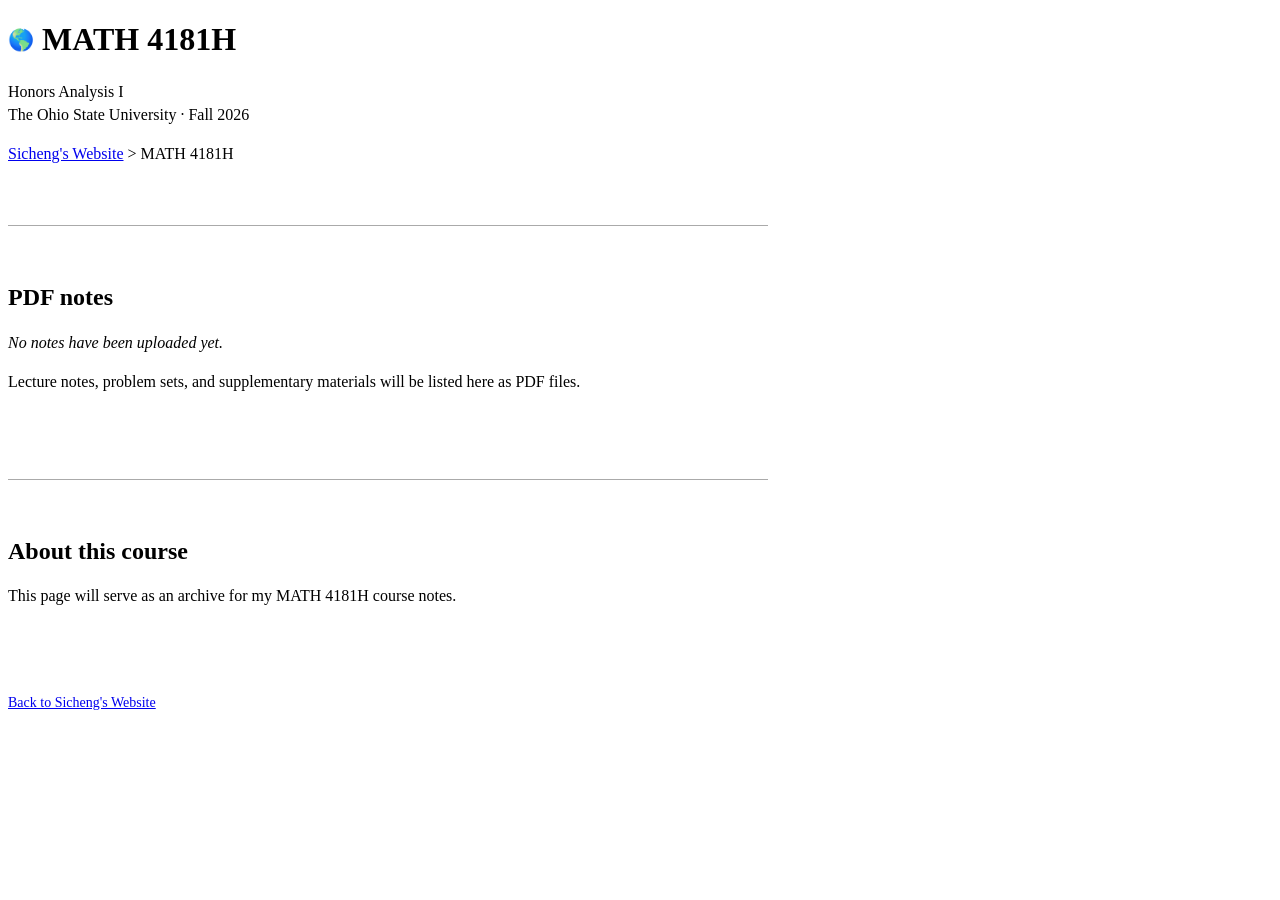
<file: math-4181h/index.html>
<!doctype html>
<html lang="en">
<head>
  <meta charset="utf-8">
  <meta name="viewport" content="width=device-width, initial-scale=1">
  <meta name="description" content="Course notes for MATH 4181H at The Ohio State University.">
  <title>MATH 4181H | Sicheng's Website</title>
  <link rel="stylesheet" href="../styles.css">
</head>
<body>
  <main class="course-page">
    <h1><span class="globe" aria-hidden="true">🌎</span> MATH 4181H</h1>
    <p>Honors Analysis I<br>The Ohio State University · Fall 2026</p>
    <p><a href="../">Sicheng's Website</a> &gt; MATH 4181H</p>
    <section class="notes-section">
      <h2>PDF notes</h2>
      <p><em>No notes have been uploaded yet.</em></p>
      <p>Lecture notes, problem sets, and supplementary materials will be listed here as PDF files.</p>
    </section>
    <section>
      <h2>About this course</h2>
      <p>This page will serve as an archive for my MATH 4181H course notes.</p>
    </section>
    <p class="back"><a href="../">Back to Sicheng's Website</a></p>
  </main>
</body>
</html>
</file>
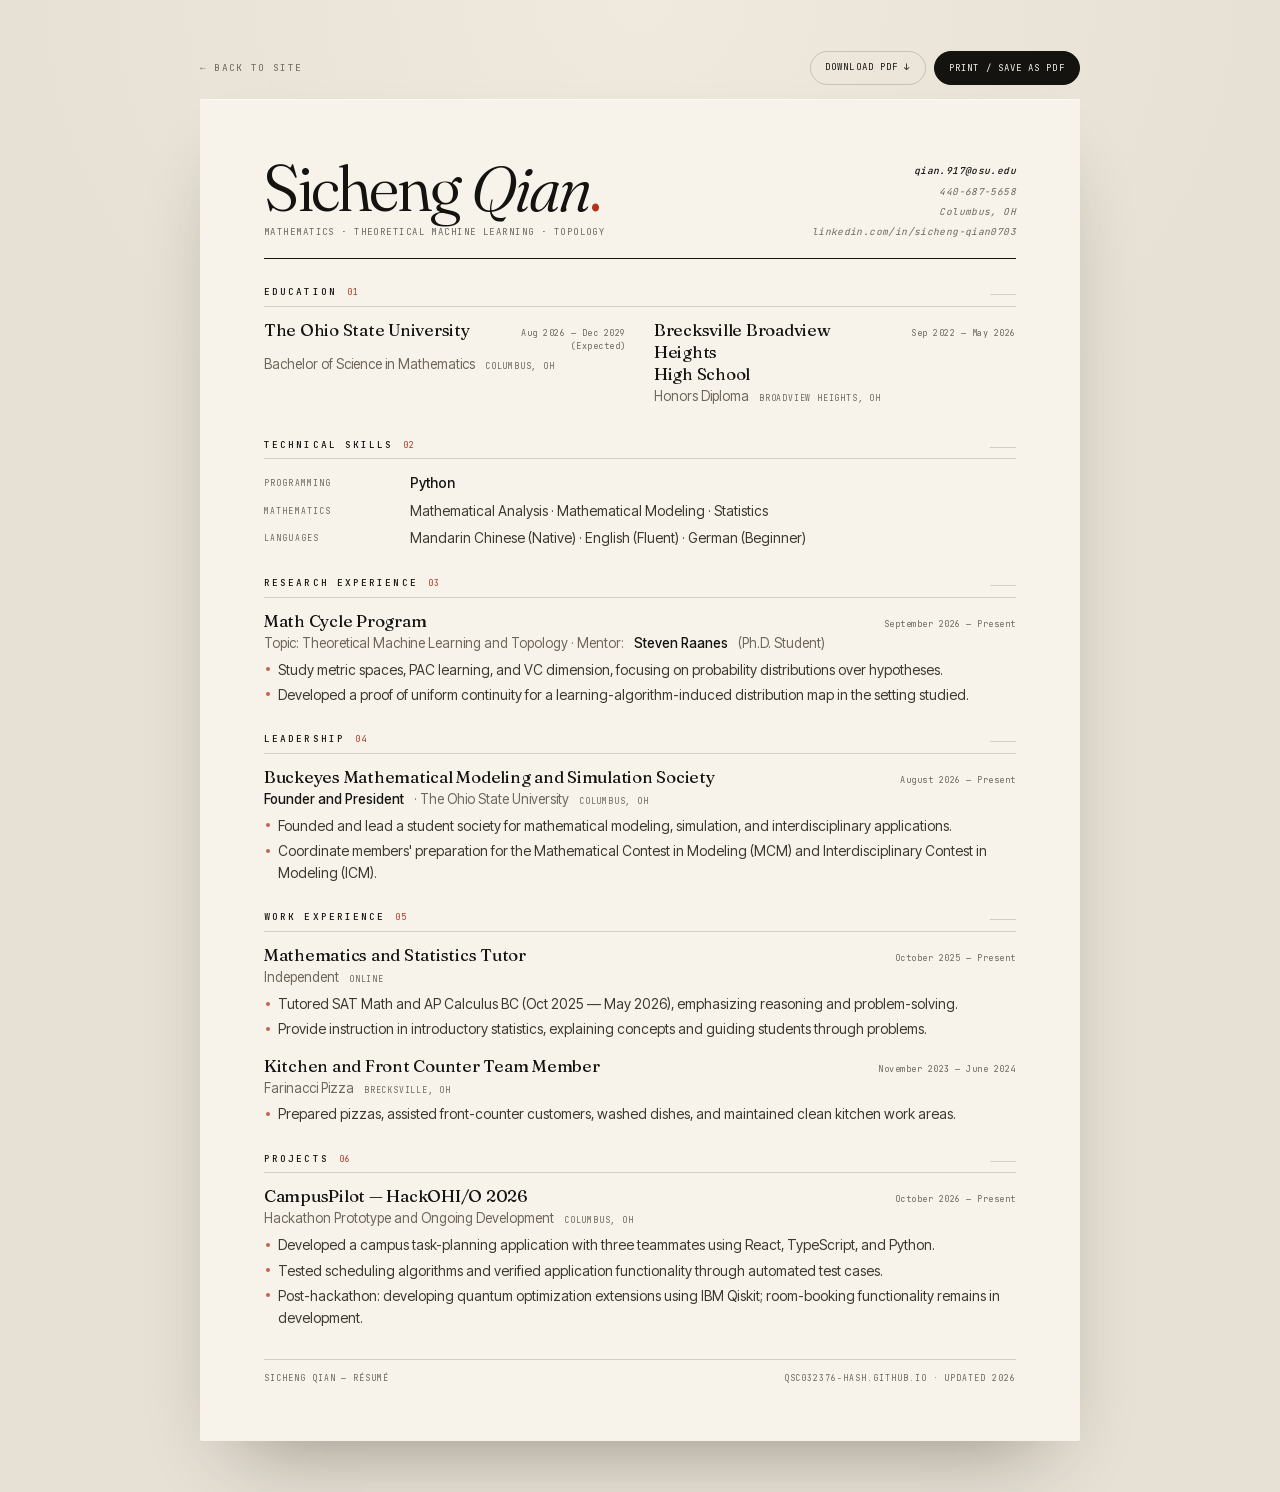
<file: resume.html>
<!DOCTYPE html>
<html lang="en">
<head>
<meta charset="utf-8">
<meta name="viewport" content="width=device-width, initial-scale=1">
<title>Résumé — Sicheng Qian</title>
<meta name="description" content="Résumé of Sicheng Qian — mathematics undergraduate at The Ohio State University.">
<meta name="theme-color" content="#f3efe7">
<link rel="icon" href="assets/img/favicon-32.png" sizes="32x32" type="image/png">
<link rel="preload" href="assets/fonts/fraunces-normal-300-700.woff2" as="font" type="font/woff2" crossorigin>
<link rel="stylesheet" href="assets/css/fonts.css">
<style>
  :root {
    --serif: "Fraunces", "Iowan Old Style", Georgia, serif;
    --sans: "Inter Tight", -apple-system, BlinkMacSystemFont, "Segoe UI", Helvetica, Arial, sans-serif;
    --mono: "JetBrains Mono", ui-monospace, Menlo, monospace;
    --paper: #f7f3eb;
    --ink: #15130f;
    --muted: #6d655a;
    --rule: rgba(21, 19, 15, 0.16);
    --accent: #b23319;
  }

  * { box-sizing: border-box; }

  body {
    margin: 0;
    padding: clamp(16px, 4vw, 56px) clamp(12px, 3vw, 40px);
    background:
      radial-gradient(70% 50% at 50% 0%, #efe9de, transparent 70%),
      #e6e0d5;
    color: var(--ink);
    font-family: var(--sans);
    font-size: 15px;
    line-height: 1.55;
    -webkit-font-smoothing: antialiased;
  }

  a { color: inherit; text-decoration: none; }

  .bar {
    max-width: 880px;
    margin: 0 auto 14px;
    display: flex;
    flex-wrap: wrap;
    align-items: center;
    justify-content: space-between;
    gap: 10px;
  }

  .bar__back {
    font-family: var(--mono);
    font-size: 9.5px;
    letter-spacing: 0.14em;
    text-transform: uppercase;
    color: var(--muted);
    display: inline-flex;
    align-items: center;
    gap: 0.5rem;
  }

  .bar__back:hover { color: var(--ink); }

  .bar__actions { display: flex; gap: 8px; flex-wrap: wrap; }

  .pbtn {
    display: inline-flex;
    align-items: center;
    gap: 0.45rem;
    height: 34px;
    padding: 0 0.9rem;
    border: 1px solid var(--rule);
    border-radius: 999px;
    background: transparent;
    color: var(--ink);
    font-family: var(--mono);
    font-size: 9px;
    letter-spacing: 0.12em;
    text-transform: uppercase;
    cursor: pointer;
    transition: background 0.25s, border-color 0.25s, transform 0.3s;
  }

  .pbtn:hover { background: #fff; border-color: rgba(21, 19, 15, 0.3); transform: translateY(-1px); }

  .pbtn--dark { background: var(--ink); color: var(--paper); border-color: var(--ink); }
  .pbtn--dark:hover { background: var(--accent); border-color: var(--accent); color: #fff; }

  .page {
    max-width: 880px;
    margin: 0 auto;
    background: var(--paper);
    padding: clamp(26px, 5vw, 60px) clamp(22px, 5vw, 64px) clamp(30px, 5vw, 56px);
    box-shadow: 0 40px 80px -40px rgba(40, 32, 20, 0.45), 0 1px 0 rgba(255, 255, 255, 0.6) inset;
    border-radius: 2px;
  }

  /* ---------- masthead ---------- */
  .masthead {
    display: grid;
    grid-template-columns: minmax(0, 1fr) auto;
    gap: 18px 32px;
    align-items: end;
    padding-bottom: 18px;
    border-bottom: 1px solid var(--ink);
  }

  .name {
    font-family: var(--serif);
    font-weight: 330;
    font-size: clamp(2.6rem, 6.2vw, 4rem);
    line-height: 0.92;
    letter-spacing: -0.045em;
    margin: 0;
  }

  .name em { font-style: italic; }
  .name .dot { color: var(--accent); }

  .tagline {
    margin: 8px 0 0;
    font-family: var(--mono);
    font-size: 9px;
    letter-spacing: 0.16em;
    text-transform: uppercase;
    color: var(--muted);
  }

  .contact {
    display: flex;
    flex-direction: column;
    gap: 4px;
    text-align: right;
    font-family: var(--mono);
    font-size: 9.5px;
    letter-spacing: 0.04em;
    line-height: 1.7;
    color: var(--muted);
    white-space: nowrap;
  }

  .contact a:hover { color: var(--accent); }
  .contact strong { color: var(--ink); font-weight: 500; }

  /* ---------- sections ---------- */
  .sec { margin-top: 26px; }

  .sec__head {
    display: flex;
    align-items: baseline;
    gap: 10px;
    padding-bottom: 6px;
    border-bottom: 1px solid var(--rule);
    margin-bottom: 12px;
  }

  .sec__head h2 {
    margin: 0;
    font-family: var(--mono);
    font-size: 9.5px;
    font-weight: 500;
    letter-spacing: 0.22em;
    text-transform: uppercase;
    color: var(--ink);
  }

  .sec__head span {
    font-family: var(--mono);
    font-size: 8px;
    letter-spacing: 0.1em;
    color: var(--accent);
  }

  .sec__head::after {
    content: "";
    margin-left: auto;
    width: 26px;
    height: 1px;
    background: var(--rule);
  }

  .entry { margin-bottom: 14px; }
  .entry:last-child { margin-bottom: 0; }

  .entry__top {
    display: flex;
    align-items: baseline;
    justify-content: space-between;
    gap: 16px;
  }

  .entry__title {
    font-family: var(--serif);
    font-weight: 420;
    font-size: 1.06rem;
    letter-spacing: -0.015em;
    line-height: 1.3;
    margin: 0;
  }

  .entry__date {
    font-family: var(--mono);
    font-size: 8.5px;
    letter-spacing: 0.06em;
    color: var(--muted);
    white-space: nowrap;
    text-align: right;
  }

  .entry__sub {
    display: flex;
    flex-wrap: wrap;
    align-items: baseline;
    gap: 4px 10px;
    font-size: 0.84rem;
    color: var(--muted);
    margin: 1px 0 5px;
  }

  .entry__sub b { font-weight: 500; color: var(--ink); }

  .entry__sub .place {
    font-family: var(--mono);
    font-size: 8px;
    letter-spacing: 0.1em;
    text-transform: uppercase;
  }

  .entry ul {
    margin: 4px 0 0;
    padding: 0;
    list-style: none;
  }

  .entry li {
    position: relative;
    padding-left: 14px;
    font-size: 0.87rem;
    line-height: 1.6;
    color: #3c372f;
    margin-bottom: 3px;
  }

  .entry li::before {
    content: "";
    position: absolute;
    left: 2px;
    top: 0.62em;
    width: 4px;
    height: 4px;
    border-radius: 50%;
    background: var(--accent);
    opacity: 0.75;
  }

  .entry li b { font-weight: 500; color: var(--ink); }

  .skills {
    display: grid;
    grid-template-columns: 128px minmax(0, 1fr);
    gap: 6px 18px;
    font-size: 0.87rem;
  }

  .skills dt {
    font-family: var(--mono);
    font-size: 8px;
    letter-spacing: 0.14em;
    text-transform: uppercase;
    color: var(--muted);
    padding-top: 4px;
  }

  .skills dd { margin: 0; color: #3c372f; }
  .skills dd b { font-weight: 500; color: var(--ink); }

  .edu__grid {
    display: grid;
    grid-template-columns: repeat(2, minmax(0, 1fr));
    gap: 16px 28px;
  }

  .muted { color: var(--muted); }
  .mono { font-family: var(--mono); font-size: 8.5px; letter-spacing: 0.08em; }

  .page-foot {
    margin-top: 30px;
    padding-top: 12px;
    border-top: 1px solid var(--rule);
    display: flex;
    justify-content: space-between;
    gap: 16px;
    font-family: var(--mono);
    font-size: 8px;
    letter-spacing: 0.12em;
    text-transform: uppercase;
    color: var(--muted);
  }

  .page-foot a:hover { color: var(--accent); }

  @media (max-width: 640px) {
    .masthead { grid-template-columns: minmax(0, 1fr); }
    .contact { text-align: left; white-space: normal; flex-direction: row; flex-wrap: wrap; gap: 2px 14px; }
    .skills { grid-template-columns: minmax(0, 1fr); gap: 2px; }
    .skills dt { padding-top: 8px; }
    .edu__grid { grid-template-columns: minmax(0, 1fr); }
    .entry__top { flex-direction: column; gap: 1px; }
    .entry__date { text-align: left; }
  }

  @page { margin: 0.45in 0.55in; }

  @media print {
    body { background: #fff; padding: 0; font-size: 9.9pt; line-height: 1.46; }
    .bar, .no-print { display: none !important; }
    .page {
      max-width: none;
      box-shadow: none;
      padding: 0;
      background: #fff;
      border-radius: 0;
    }
    .name { font-size: 28pt; }
    .tagline { font-size: 7.4pt; margin-top: 5pt; }
    .masthead { border-bottom: 1pt solid #000; padding-bottom: 9pt; gap: 10pt 24pt; }
    .contact { font-size: 7.8pt; line-height: 1.55; gap: 1pt; }
    .sec { margin-top: 14pt; }
    .sec__head { padding-bottom: 4.5pt; margin-bottom: 8pt; }
    .sec__head h2 { font-size: 7.6pt; }
    .sec__head span { font-size: 6.8pt; }
    .entry { margin-bottom: 11pt; }
    .entry__title { font-size: 10.9pt; }
    .entry__date { font-size: 7.2pt; }
    .entry__sub { font-size: 8.4pt; margin: 0 0 3pt; }
    .entry ul { margin-top: 2pt; }
    .entry li { font-size: 9pt; line-height: 1.46; margin-bottom: 1.6pt; color: #222; }
    .skills { font-size: 9pt; gap: 3pt 14pt; }
    .skills dt { font-size: 6.8pt; padding-top: 3pt; }
    .edu__grid { gap: 8pt 22pt; }
    .page-foot { display: none; }
    a { color: #000; }
    .sec, .entry { break-inside: avoid; }
    p, ul { orphans: 2; widows: 2; }
  }
</style>
</head>
<body>

<div class="bar no-print">
  <a class="bar__back" href="index.html">← Back to site</a>
  <div class="bar__actions">
    <a class="pbtn" href="assets/Sicheng_Qian_CV.pdf" download>Download PDF ↓</a>
    <button class="pbtn pbtn--dark" type="button" onclick="window.print()">Print / Save as PDF</button>
  </div>
</div>

<main class="page">
  <header class="masthead">
    <div>
      <h1 class="name">Sicheng <em>Qian</em><span class="dot">.</span></h1>
      <p class="tagline">Mathematics · Theoretical Machine Learning · Topology</p>
    </div>
    <address class="contact">
      <span><strong>qian.917@osu.edu</strong></span>
      <span>440-687-5658</span>
      <span>Columbus, OH</span>
      <a href="https://linkedin.com/in/sicheng-qian0703" target="_blank" rel="noopener noreferrer">linkedin.com/in/sicheng-qian0703</a>
    </address>
  </header>

  <section class="sec">
    <div class="sec__head"><h2>Education</h2><span>01</span></div>
    <div class="edu__grid">
      <div class="entry">
        <div class="entry__top">
          <h3 class="entry__title">The Ohio State University</h3>
          <span class="entry__date">Aug 2026 — Dec 2029<br>(Expected)</span>
        </div>
        <p class="entry__sub">Bachelor of Science in Mathematics <span class="place">Columbus, OH</span></p>
      </div>
      <div class="entry">
        <div class="entry__top">
          <h3 class="entry__title">Brecksville Broadview Heights<br>High School</h3>
          <span class="entry__date">Sep 2022 — May 2026</span>
        </div>
        <p class="entry__sub">Honors Diploma <span class="place">Broadview Heights, OH</span></p>
      </div>
    </div>
  </section>

  <section class="sec">
    <div class="sec__head"><h2>Technical Skills</h2><span>02</span></div>
    <dl class="skills">
      <dt>Programming</dt>
      <dd><b>Python</b></dd>
      <dt>Mathematics</dt>
      <dd>Mathematical Analysis · Mathematical Modeling · Statistics</dd>
      <dt>Languages</dt>
      <dd>Mandarin Chinese (Native) · English (Fluent) · German (Beginner)</dd>
    </dl>
  </section>

  <section class="sec">
    <div class="sec__head"><h2>Research Experience</h2><span>03</span></div>
    <div class="entry">
      <div class="entry__top">
        <h3 class="entry__title">Math Cycle Program</h3>
        <span class="entry__date">September 2026 — Present</span>
      </div>
      <p class="entry__sub">Topic: Theoretical Machine Learning and Topology · Mentor: <b>Steven Raanes</b> (Ph.D. Student)</p>
      <ul>
        <li>Study metric spaces, PAC learning, and VC dimension, focusing on probability distributions over hypotheses.</li>
        <li>Developed a proof of uniform continuity for a learning-algorithm-induced distribution map in the setting studied.</li>
      </ul>
    </div>
  </section>

  <section class="sec">
    <div class="sec__head"><h2>Leadership</h2><span>04</span></div>
    <div class="entry">
      <div class="entry__top">
        <h3 class="entry__title">Buckeyes Mathematical Modeling and Simulation Society</h3>
        <span class="entry__date">August 2026 — Present</span>
      </div>
      <p class="entry__sub"><b>Founder and President</b> · The Ohio State University <span class="place">Columbus, OH</span></p>
      <ul>
        <li>Founded and lead a student society for mathematical modeling, simulation, and interdisciplinary applications.</li>
        <li>Coordinate members' preparation for the Mathematical Contest in Modeling (MCM) and Interdisciplinary Contest in Modeling (ICM).</li>
      </ul>
    </div>
  </section>

  <section class="sec">
    <div class="sec__head"><h2>Work Experience</h2><span>05</span></div>
    <div class="entry">
      <div class="entry__top">
        <h3 class="entry__title">Mathematics and Statistics Tutor</h3>
        <span class="entry__date">October 2025 — Present</span>
      </div>
      <p class="entry__sub">Independent <span class="place">Online</span></p>
      <ul>
        <li>Tutored SAT Math and AP Calculus BC (Oct 2025 — May 2026), emphasizing reasoning and problem-solving.</li>
        <li>Provide instruction in introductory statistics, explaining concepts and guiding students through problems.</li>
      </ul>
    </div>
    <div class="entry">
      <div class="entry__top">
        <h3 class="entry__title">Kitchen and Front Counter Team Member</h3>
        <span class="entry__date">November 2023 — June 2024</span>
      </div>
      <p class="entry__sub">Farinacci Pizza <span class="place">Brecksville, OH</span></p>
      <ul>
        <li>Prepared pizzas, assisted front-counter customers, washed dishes, and maintained clean kitchen work areas.</li>
      </ul>
    </div>
  </section>

  <section class="sec">
    <div class="sec__head"><h2>Projects</h2><span>06</span></div>
    <div class="entry">
      <div class="entry__top">
        <h3 class="entry__title">CampusPilot — HackOHI/O 2026</h3>
        <span class="entry__date">October 2026 — Present</span>
      </div>
      <p class="entry__sub">Hackathon Prototype and Ongoing Development <span class="place">Columbus, OH</span></p>
      <ul>
        <li>Developed a campus task-planning application with three teammates using React, TypeScript, and Python.</li>
        <li>Tested scheduling algorithms and verified application functionality through automated test cases.</li>
        <li>Post-hackathon: developing quantum optimization extensions using IBM Qiskit; room-booking functionality remains in development.</li>
      </ul>
    </div>
  </section>

  <footer class="page-foot">
    <span>Sicheng Qian — Résumé</span>
    <span><a href="index.html">qsc032376-hash.github.io</a> · Updated 2026</span>
  </footer>
</main>

</body>
</html>
</file>
<file: assets/css/fonts.css>
/* ------------------------------------------------------------------
   Self-hosted variable fonts (latin subset)
   Fraunces · Inter Tight · JetBrains Mono
   ------------------------------------------------------------------ */

@font-face {
  font-family: "Fraunces";
  font-style: normal;
  font-weight: 300 700;
  font-display: swap;
  src: url("../fonts/fraunces-normal-300-700.woff2") format("woff2");
}

@font-face {
  font-family: "Fraunces";
  font-style: italic;
  font-weight: 300 700;
  font-display: swap;
  src: url("../fonts/fraunces-italic-300-700.woff2") format("woff2");
}

@font-face {
  font-family: "Inter Tight";
  font-style: normal;
  font-weight: 300 600;
  font-display: swap;
  src: url("../fonts/inter-tight-normal-300-600.woff2") format("woff2");
}

@font-face {
  font-family: "JetBrains Mono";
  font-style: normal;
  font-weight: 300 600;
  font-display: swap;
  src: url("../fonts/jetbrains-mono-normal-300-600.woff2") format("woff2");
}
</file>
<file: assets/css/style.css>
/* ==================================================================
   Sicheng Qian — personal site
   Design system: "metric space" — editorial serif on obsidian,
   ember accent, mono annotations, grain and hairline structure.
   ================================================================== */

/* ------------------------------------------------ 01. Tokens ---- */
:root {
  --serif: "Fraunces", "Iowan Old Style", "Palatino Linotype", Georgia, serif;
  --sans: "Inter Tight", -apple-system, BlinkMacSystemFont, "Segoe UI", Helvetica, Arial, sans-serif;
  --mono: "JetBrains Mono", ui-monospace, SFMono-Regular, Menlo, Consolas, monospace;

  --bg: #07080a;
  --bg-2: #0a0c0f;
  --panel: rgba(255, 255, 255, 0.028);
  --panel-2: rgba(255, 255, 255, 0.045);
  --line: rgba(255, 255, 255, 0.1);
  --line-2: rgba(255, 255, 255, 0.18);
  --text: #f4f1ea;
  --text-2: #b6bcc1;
  --muted: #8b959c;
  --accent: #ff5c35;
  --accent-bright: #ff7a58;
  --accent-ink: #170704;
  --accent-soft: rgba(255, 92, 53, 0.12);
  --mint: #7ce3c3;

  --maxw: 1280px;
  --gutter: clamp(20px, 4.4vw, 64px);
  --nav-h: 74px;
  --r: 20px;
  --ease: cubic-bezier(0.16, 1, 0.3, 1);
  --ease-soft: cubic-bezier(0.4, 0, 0.2, 1);

  color-scheme: dark;
}

html[data-theme="light"] {
  --bg: #f3efe7;
  --bg-2: #ece7dd;
  --panel: rgba(18, 16, 13, 0.035);
  --panel-2: rgba(18, 16, 13, 0.055);
  --line: rgba(18, 16, 13, 0.13);
  --line-2: rgba(18, 16, 13, 0.26);
  --text: #121110;
  --text-2: #45443f;
  --muted: #6d6a62;
  --accent: #c33517;
  --accent-bright: #a92c12;
  --accent-ink: #fffaf6;
  --accent-soft: rgba(195, 53, 23, 0.1);
  --mint: #1f8f74;
  color-scheme: light;
}

/* ------------------------------------------------ 02. Reset ----- */
*,
*::before,
*::after {
  box-sizing: border-box;
}

html {
  -webkit-text-size-adjust: 100%;
  scroll-behavior: smooth;
  scroll-padding-top: calc(var(--nav-h) + 16px);
  scrollbar-width: thin;
  scrollbar-color: rgba(150, 150, 150, 0.35) transparent;
}

::-webkit-scrollbar {
  width: 10px;
  height: 10px;
}

::-webkit-scrollbar-track {
  background: transparent;
}

::-webkit-scrollbar-thumb {
  background: rgba(150, 150, 150, 0.32);
  border: 3px solid var(--bg);
  border-radius: 99px;
}

::-webkit-scrollbar-thumb:hover {
  background: rgba(150, 150, 150, 0.55);
}

body {
  margin: 0;
  min-height: 100vh;
  background-color: var(--bg);
  background-image:
    radial-gradient(60% 46% at 82% 4%, var(--accent-soft), transparent 68%),
    radial-gradient(48% 40% at 4% 24%, rgba(124, 227, 195, 0.05), transparent 70%),
    radial-gradient(70% 55% at 50% 108%, rgba(255, 92, 53, 0.05), transparent 72%);
  background-attachment: fixed;
  background-repeat: no-repeat;
  color: var(--text);
  font-family: var(--sans);
  font-weight: 400;
  font-size: 16px;
  line-height: 1.6;
  letter-spacing: 0.005em;
  -webkit-font-smoothing: antialiased;
  -moz-osx-font-smoothing: grayscale;
  overflow-x: clip;
}

html[data-theme="light"] body {
  background-image:
    radial-gradient(60% 46% at 82% 2%, rgba(195, 53, 23, 0.08), transparent 66%),
    radial-gradient(48% 40% at 6% 26%, rgba(31, 143, 116, 0.06), transparent 70%);
}

img,
svg,
canvas {
  display: block;
  max-width: 100%;
}

a {
  color: inherit;
  text-decoration: none;
}

button {
  font: inherit;
  color: inherit;
  background: none;
  border: 0;
  padding: 0;
  cursor: pointer;
}

h1,
h2,
h3,
h4,
p,
ul,
ol,
dl,
dd,
figure {
  margin: 0;
}

ul,
ol {
  padding: 0;
  list-style: none;
}

em {
  font-style: italic;
}

::selection {
  background: var(--accent);
  color: var(--accent-ink);
}

:focus-visible {
  outline: 2px solid var(--accent);
  outline-offset: 3px;
  border-radius: 2px;
}

.skip-link {
  position: fixed;
  top: 12px;
  left: 12px;
  z-index: 200;
  padding: 0.7rem 1.1rem;
  background: var(--accent);
  color: var(--accent-ink);
  border-radius: 999px;
  font: 500 12px/1 var(--mono);
  transform: translateY(-160%);
  transition: transform 0.3s var(--ease);
}

.skip-link:focus-visible {
  transform: none;
}

/* film grain */
.grain {
  position: fixed;
  inset: 0;
  z-index: 60;
  pointer-events: none;
  opacity: 0.05;
  mix-blend-mode: overlay;
  background-image: url("data:image/svg+xml,%3Csvg xmlns='http://www.w3.org/2000/svg' width='220' height='220'%3E%3Cfilter id='n'%3E%3CfeTurbulence type='fractalNoise' baseFrequency='0.82' numOctaves='3' stitchTiles='stitch'/%3E%3C/filter%3E%3Crect width='100%25' height='100%25' filter='url(%23n)'/%3E%3C/svg%3E");
}

html[data-theme="light"] .grain {
  opacity: 0.035;
  mix-blend-mode: multiply;
}

html[data-theme="light"] .viz {
  box-shadow: 0 40px 70px -55px rgba(74, 52, 30, 0.45),
    inset 0 1px 0 rgba(255, 255, 255, 0.7);
  background:
    radial-gradient(110% 80% at 50% -10%, var(--accent-soft), transparent 62%),
    linear-gradient(180deg, rgba(255, 255, 255, 0.5), rgba(255, 255, 255, 0.1)),
    var(--bg-2);
}

html[data-theme="light"] .project:hover {
  box-shadow: 0 40px 70px -55px rgba(74, 52, 30, 0.4);
}

html[data-theme="light"] .mock {
  box-shadow: 0 24px 50px -38px rgba(74, 52, 30, 0.4);
  background: rgba(255, 255, 255, 0.5);
}

/* ------------------------------------------------ 03. Type ------ */
.shell {
  width: 100%;
  max-width: var(--maxw);
  margin-inline: auto;
  padding-inline: var(--gutter);
}

.mono {
  font-family: var(--mono);
  font-size: 10.5px;
  font-weight: 500;
  letter-spacing: 0.16em;
  text-transform: uppercase;
  color: var(--muted);
}

.eyebrow {
  display: inline-flex;
  align-items: center;
  gap: 0.7rem;
  font-family: var(--mono);
  font-size: 10.5px;
  font-weight: 500;
  letter-spacing: 0.16em;
  text-transform: uppercase;
  color: var(--text-2);
}

.eyebrow .dot {
  width: 6px;
  height: 6px;
  border-radius: 50%;
  background: var(--accent);
  box-shadow: 0 0 0 4px var(--accent-soft);
  animation: pulse-dot 3.4s var(--ease-soft) infinite;
}

@keyframes pulse-dot {
  0%,
  100% {
    box-shadow: 0 0 0 3px var(--accent-soft);
  }
  50% {
    box-shadow: 0 0 0 8px rgba(255, 92, 53, 0);
  }
}

.sec-title {
  font-family: var(--serif);
  font-weight: 340;
  font-size: clamp(2.55rem, 5.6vw, 4.9rem);
  line-height: 0.94;
  letter-spacing: -0.035em;
  text-wrap: balance;
}

.sec-title em {
  font-variation-settings: "opsz" 144;
  color: var(--accent);
}

.sec-lede {
  font-size: 0.95rem;
  line-height: 1.75;
  color: var(--text-2);
  max-width: 42ch;
}

/* ------------------------------------------------ 04. Chrome ---- */
.progress {
  position: fixed;
  inset: 0 0 auto;
  height: 2px;
  z-index: 115;
  background: transparent;
  pointer-events: none;
}

.progress span {
  display: block;
  height: 100%;
  width: 100%;
  transform: scaleX(0);
  transform-origin: 0 50%;
  background: linear-gradient(90deg, var(--accent), var(--mint));
  will-change: transform;
}

.nav {
  position: fixed;
  inset: 0 0 auto;
  z-index: 110;
  height: var(--nav-h);
  display: flex;
  align-items: center;
  border-bottom: 1px solid transparent;
  transition: background-color 0.5s var(--ease), border-color 0.5s var(--ease),
    backdrop-filter 0.5s var(--ease), height 0.5s var(--ease);
}

.nav.is-scrolled {
  height: 64px;
  border-bottom-color: var(--line);
  background: color-mix(in srgb, var(--bg) 74%, transparent);
  backdrop-filter: blur(18px) saturate(140%);
  -webkit-backdrop-filter: blur(18px) saturate(140%);
}

.nav__inner {
  display: grid;
  grid-template-columns: 1fr auto 1fr;
  align-items: center;
  gap: 1.5rem;
}

.brand {
  display: inline-flex;
  align-items: center;
  gap: 0.7rem;
  justify-self: start;
  min-width: 0;
}

.brand__mark {
  width: 32px;
  height: 32px;
  flex: none;
  border-radius: 8px;
  transition: transform 0.7s var(--ease), box-shadow 0.5s var(--ease);
}

.brand:hover .brand__mark {
  transform: rotate(-7deg) scale(1.06);
  box-shadow: 0 10px 24px -12px rgba(255, 92, 53, 0.55);
}

/* SQ monogram — cream seal, ink serif letters; inverts in light mode */
.mark-seal {
  fill: #f4f1ea;
}

.mark-type {
  font-family: var(--serif);
  font-style: italic;
  font-weight: 450;
  font-size: 22px;
  letter-spacing: -1.1px;
  fill: #0b0a08;
}

html[data-theme="light"] .mark-seal {
  fill: #121110;
}

html[data-theme="light"] .mark-type {
  fill: #f4f1ea;
}

.brand__text {
  display: flex;
  flex-direction: column;
  gap: 6px;
  font-family: var(--serif);
  font-size: 1rem;
  line-height: 1;
  letter-spacing: -0.01em;
  white-space: nowrap;
}

.brand__text small {
  font-family: var(--mono);
  font-size: 7.5px;
  font-weight: 400;
  letter-spacing: 0.16em;
  text-transform: uppercase;
  color: var(--muted);
}

.nav__links {
  display: flex;
  align-items: center;
  gap: clamp(0.15rem, 0.8vw, 0.65rem);
  justify-self: center;
}

.nav__links a {
  position: relative;
  display: inline-flex;
  align-items: baseline;
  gap: 0.4rem;
  padding: 0.45rem 0.55rem;
  font-size: 0.78rem;
  letter-spacing: 0.01em;
  color: var(--text-2);
  border-radius: 999px;
  transition: color 0.35s var(--ease), background-color 0.35s var(--ease);
}

.nav__links a i {
  display: none;
  font-family: var(--mono);
  font-style: normal;
  font-size: 8.5px;
  letter-spacing: 0.05em;
  color: var(--muted);
  transition: color 0.35s var(--ease);
}

.nav__links a:hover,
.nav__links a.is-active {
  color: var(--text);
  background: var(--panel-2);
}

.nav__links a.is-active i {
  color: var(--accent);
}

.nav__tools {
  display: flex;
  align-items: center;
  gap: 0.55rem;
  justify-self: end;
}

.clock {
  display: inline-flex;
  align-items: center;
  gap: 0.5rem;
  padding-right: 0.4rem;
  font-family: var(--mono);
  font-size: 10px;
  letter-spacing: 0.08em;
  color: var(--muted);
  white-space: nowrap;
}

.clock b {
  font-weight: 500;
  color: var(--text-2);
}

.icon-btn {
  display: grid;
  place-items: center;
  width: 36px;
  height: 36px;
  border: 1px solid var(--line);
  border-radius: 999px;
  color: var(--text-2);
  transition: color 0.3s var(--ease), border-color 0.3s var(--ease),
    background-color 0.3s var(--ease), transform 0.4s var(--ease);
}

.icon-btn:hover {
  color: var(--text);
  border-color: var(--line-2);
  background: var(--panel);
  transform: translateY(-1px);
}

.icon-btn svg {
  width: 15px;
  height: 15px;
}

.theme-toggle .moon {
  display: none;
}

html[data-theme="light"] .theme-toggle .moon {
  display: block;
}

html[data-theme="light"] .theme-toggle .sun {
  display: none;
}

.palette-btn {
  display: inline-flex;
  align-items: center;
  gap: 0.5rem;
  height: 36px;
  padding: 0 0.7rem 0 0.75rem;
  border: 1px solid var(--line);
  border-radius: 999px;
  color: var(--muted);
  font-family: var(--mono);
  font-size: 9.5px;
  letter-spacing: 0.12em;
  text-transform: uppercase;
  white-space: nowrap;
  transition: color 0.3s var(--ease), border-color 0.3s var(--ease),
    background-color 0.3s var(--ease);
}

.palette-btn:hover {
  color: var(--text);
  border-color: var(--line-2);
  background: var(--panel);
}

.palette-btn kbd {
  font: inherit;
  padding: 3px 5px;
  border-radius: 4px;
  border: 1px solid var(--line);
  color: var(--text-2);
  line-height: 1;
}

.menu-btn {
  display: none;
}

.menu-btn .icon-close {
  display: none;
}

.menu-btn[aria-expanded="true"] .icon-open {
  display: none;
}

.menu-btn[aria-expanded="true"] .icon-close {
  display: block;
}

/* mobile menu */
.menu {
  position: fixed;
  inset: 0;
  z-index: 105;
  display: flex;
  flex-direction: column;
  padding: calc(var(--nav-h) + 24px) var(--gutter) 32px;
  background: var(--bg);
  overflow-y: auto;
  visibility: hidden;
  opacity: 0;
  transform: translateY(-12px);
  transition: opacity 0.45s var(--ease), transform 0.45s var(--ease),
    visibility 0.45s;
}

.menu.is-open {
  visibility: visible;
  opacity: 1;
  transform: none;
}

.menu__links {
  display: flex;
  flex-direction: column;
  margin-top: 1.5rem;
  border-top: 1px solid var(--line);
}

.menu__links a {
  display: flex;
  align-items: baseline;
  gap: 0.9rem;
  padding: 1rem 0;
  border-bottom: 1px solid var(--line);
  font-family: var(--serif);
  font-size: clamp(1.8rem, 8vw, 2.6rem);
  font-weight: 340;
  letter-spacing: -0.03em;
  line-height: 1;
}

.menu__links a i {
  font-family: var(--mono);
  font-style: normal;
  font-size: 10px;
  letter-spacing: 0.1em;
  color: var(--muted);
}

.menu__foot {
  margin-top: auto;
  display: flex;
  flex-wrap: wrap;
  gap: 0.6rem 1.2rem;
  align-items: center;
  font-family: var(--mono);
  font-size: 10px;
  letter-spacing: 0.1em;
  text-transform: uppercase;
  color: var(--muted);
}

/* ------------------------------------------------ 05. Hero ------ */
.hero {
  position: relative;
  min-height: 100svh;
  display: flex;
  flex-direction: column;
  justify-content: center;
  padding-top: calc(var(--nav-h) + 3vh);
  padding-bottom: 0;
}

.hero__grid {
  display: grid;
  grid-template-columns: minmax(0, 1.12fr) minmax(0, 0.88fr);
  align-items: center;
  gap: clamp(2rem, 4.5vw, 4.5rem);
  flex: 1;
  padding-top: clamp(1rem, 4vh, 3rem);
  padding-bottom: clamp(1.5rem, 4vh, 3rem);
}

.hero__copy {
  position: relative;
  z-index: 2;
}

.hero .eyebrow {
  margin-bottom: clamp(1.2rem, 3vh, 2rem);
}

.hero__name {
  font-family: var(--serif);
  font-size: clamp(3.9rem, 11vw, 9.6rem);
  font-weight: 330;
  line-height: 0.84;
  letter-spacing: -0.05em;
  margin-left: -0.04em;
}

.hero__name .line {
  display: block;
  overflow: hidden;
  padding-bottom: 0.12em;
  margin-bottom: -0.08em;
}

.hero__name .line__inner {
  display: block;
}

html.js .hero__name .line__inner {
  transform: translateY(112%);
  transition: transform 1.25s var(--ease);
}

body.is-ready .hero__name .line__inner {
  transform: none;
}

body.is-ready .hero__name .line:nth-child(2) .line__inner {
  transition-delay: 0.09s;
}

.hero__name em {
  font-variation-settings: "opsz" 144, "SOFT" 10;
  letter-spacing: -0.055em;
}

.hero__name .period {
  color: var(--accent);
}

.hero__role {
  display: flex;
  flex-wrap: wrap;
  align-items: center;
  gap: 0.55rem 0.8rem;
  margin-top: clamp(1.4rem, 3.4vh, 2.2rem);
  font-family: var(--mono);
  font-size: clamp(9.5px, 0.78vw, 11px);
  font-weight: 500;
  letter-spacing: 0.18em;
  text-transform: uppercase;
  color: var(--text-2);
}

.hero__role span.sep {
  color: var(--accent);
  font-size: 0.8em;
}

.hero__lede {
  max-width: 46ch;
  margin-top: 1.15rem;
  font-size: clamp(0.95rem, 1.05vw, 1.08rem);
  line-height: 1.7;
  color: var(--text-2);
  text-wrap: pretty;
}

.hero__lede strong {
  font-weight: 500;
  color: var(--text);
}

.hero__actions {
  display: flex;
  flex-wrap: wrap;
  align-items: center;
  gap: 0.8rem;
  margin-top: clamp(1.6rem, 4vh, 2.4rem);
}

/* buttons */
.btn {
  position: relative;
  display: inline-flex;
  align-items: center;
  gap: 0.65rem;
  height: 46px;
  padding: 0 1.25rem;
  border-radius: 999px;
  border: 1px solid var(--line-2);
  font-size: 0.82rem;
  font-weight: 450;
  letter-spacing: 0.01em;
  color: var(--text);
  overflow: hidden;
  transition: transform 0.5s var(--ease), border-color 0.4s var(--ease),
    background-color 0.4s var(--ease), color 0.4s var(--ease);
}

.btn svg {
  width: 14px;
  height: 14px;
  transition: transform 0.55s var(--ease);
}

.btn:hover svg {
  transform: translate(3px, -3px);
}

.btn--primary {
  background: var(--accent);
  border-color: var(--accent);
  color: var(--accent-ink);
  font-weight: 500;
}

.btn--primary:hover {
  background: var(--accent-bright);
  border-color: var(--accent-bright);
  transform: translateY(-2px);
  box-shadow: 0 20px 40px -22px rgba(255, 92, 53, 0.9);
}

.btn--ghost:hover {
  border-color: var(--text-2);
  background: var(--panel);
  transform: translateY(-2px);
}

.btn--sm {
  height: 38px;
  padding: 0 1rem;
  font-size: 0.76rem;
}

/* metric card */
.hero__viz {
  position: relative;
  z-index: 1;
  align-self: center;
}

.viz {
  position: relative;
  aspect-ratio: 1 / 1.06;
  border: 1px solid var(--line);
  border-radius: 26px;
  overflow: hidden;
  background:
    radial-gradient(110% 80% at 50% -10%, var(--accent-soft), transparent 62%),
    linear-gradient(180deg, rgba(255, 255, 255, 0.035), rgba(255, 255, 255, 0.005)),
    var(--bg-2);
  box-shadow: 0 50px 90px -50px rgba(0, 0, 0, 0.9),
    inset 0 1px 0 rgba(255, 255, 255, 0.06);
  isolation: isolate;
  transform: translate3d(0, var(--hp, 0px), 0);
}

.viz::after {
  content: "";
  position: absolute;
  left: 0;
  right: 0;
  height: 32%;
  top: -35%;
  background: linear-gradient(180deg, transparent, rgba(124, 227, 195, 0.07), transparent);
  animation: scan 9s linear infinite;
  pointer-events: none;
  z-index: 2;
}

@keyframes scan {
  0% {
    top: -35%;
  }
  100% {
    top: 105%;
  }
}

#metric-canvas {
  position: absolute;
  inset: 0;
  width: 100%;
  height: 100%;
}

.viz__chrome {
  position: absolute;
  inset: 14px 16px auto;
  display: flex;
  justify-content: space-between;
  align-items: center;
  gap: 1rem;
  font-family: var(--mono);
  font-size: 9px;
  letter-spacing: 0.12em;
  text-transform: uppercase;
  color: var(--muted);
  z-index: 3;
  pointer-events: none;
}

.viz__live {
  display: inline-flex;
  align-items: center;
  gap: 0.35rem;
  color: var(--mint);
}

.viz__live i {
  width: 4px;
  height: 4px;
  border-radius: 50%;
  background: currentColor;
  animation: blink 2.2s steps(2, start) infinite;
}

@keyframes blink {
  50% {
    opacity: 0.2;
  }
}

.viz__readout {
  position: absolute;
  inset: auto 16px 14px;
  display: flex;
  justify-content: space-between;
  gap: 1rem;
  font-family: var(--mono);
  font-size: 9.5px;
  letter-spacing: 0.06em;
  color: var(--muted);
  z-index: 3;
  pointer-events: none;
}

.viz__caption {
  margin-top: 0.9rem;
  font-family: var(--mono);
  font-size: 9.5px;
  line-height: 1.7;
  letter-spacing: 0.04em;
  color: var(--muted);
  max-width: 46ch;
  display: flex;
  gap: 0.6rem;
}

.viz__caption::before {
  content: "";
  flex: none;
  width: 18px;
  height: 1px;
  margin-top: 8px;
  background: var(--accent);
}

.hero__foot {
  display: flex;
  align-items: center;
  justify-content: space-between;
  gap: 1.5rem;
  padding-bottom: clamp(1.2rem, 3vh, 2rem);
  border-top: 1px solid var(--line);
  padding-top: 1.1rem;
}

.scroll-cue {
  display: inline-flex;
  align-items: center;
  gap: 0.7rem;
  font-family: var(--mono);
  font-size: 9.5px;
  letter-spacing: 0.16em;
  text-transform: uppercase;
  color: var(--muted);
  transition: color 0.3s var(--ease);
}

.scroll-cue:hover {
  color: var(--text);
}

.scroll-cue__line {
  position: relative;
  width: 46px;
  height: 1px;
  background: var(--line-2);
  overflow: hidden;
}

.scroll-cue__line::after {
  content: "";
  position: absolute;
  inset: 0;
  width: 40%;
  background: var(--accent);
  animation: cue 2.4s var(--ease-soft) infinite;
}

@keyframes cue {
  0% {
    transform: translateX(-110%);
  }
  60%,
  100% {
    transform: translateX(260%);
  }
}

.hero__status {
  display: inline-flex;
  align-items: center;
  gap: 0.6rem;
  font-family: var(--mono);
  font-size: 9.5px;
  letter-spacing: 0.1em;
  text-transform: uppercase;
  color: var(--muted);
  text-align: right;
}

.hero__status b {
  font-weight: 500;
  color: var(--text-2);
}

/* ------------------------------------------------ 06. Marquee --- */
/* high-contrast ribbon: paper band in dark mode, ink band in light mode */
.marquee {
  --band-bg: #efeade;
  --band-ink: #0b0a08;
  position: relative;
  overflow: hidden;
  display: flex;
  padding: 0.95rem 0;
  background: var(--band-bg);
  color: var(--band-ink);
  border-block: 1px solid rgba(0, 0, 0, 0.12);
  --gap: 2.5rem;
}

html[data-theme="light"] .marquee {
  --band-bg: #0c0b09;
  --band-ink: #f4f1ea;
  border-color: rgba(255, 255, 255, 0.12);
}

.marquee__track {
  display: flex;
  flex: none;
  align-items: center;
  gap: var(--gap);
  padding-right: var(--gap);
  min-width: max-content;
  animation: marquee 44s linear infinite;
  will-change: transform;
}

.marquee:hover .marquee__track,
.marquee:focus-within .marquee__track {
  animation-play-state: paused;
}

.marquee__item {
  display: inline-flex;
  align-items: center;
  gap: var(--gap);
  font-family: var(--mono);
  font-size: 10.5px;
  font-weight: 500;
  letter-spacing: 0.2em;
  text-transform: uppercase;
  color: var(--band-ink);
  white-space: nowrap;
}

.marquee__item::after {
  content: "✶";
  color: var(--accent);
  font-size: 10px;
  letter-spacing: 0;
}

.marquee__item:nth-child(3n) {
  font-family: var(--serif);
  font-style: italic;
  font-size: 16px;
  font-weight: 350;
  letter-spacing: -0.01em;
  text-transform: none;
  color: var(--band-ink);
}

@keyframes marquee {
  to {
    transform: translateX(-50%);
  }
}

/* ------------------------------------------------ 07. Sections -- */
.section {
  position: relative;
  padding-block: clamp(76px, 9vw, 136px);
  border-top: 1px solid var(--line);
  overflow: clip;
  scroll-margin-top: var(--nav-h);
}

.section > .shell {
  position: relative;
  z-index: 1;
}

.section[data-num]::before {
  content: attr(data-num);
  position: absolute;
  top: -0.06em;
  right: calc(var(--gutter) * -0.2);
  font-family: var(--serif);
  font-size: clamp(11rem, 24vw, 24rem);
  line-height: 0.78;
  letter-spacing: -0.04em;
  color: var(--text);
  opacity: 0.028;
  pointer-events: none;
  z-index: 0;
  user-select: none;
  transform: translate3d(0, var(--gp, 0px), 0);
  will-change: transform;
}

.sec-head {
  display: grid;
  grid-template-columns: minmax(120px, 0.5fr) minmax(0, 1.5fr) minmax(0, 0.85fr);
  gap: clamp(1.4rem, 3.4vw, 3rem);
  align-items: end;
  margin-bottom: clamp(2.5rem, 5vw, 4.5rem);
}

.sec-meta {
  display: flex;
  flex-direction: column;
  align-items: flex-start;
  gap: 0.55rem;
  padding-bottom: 0.5rem;
}

.sec-meta .sec-index {
  font-family: var(--mono);
  font-size: 10px;
  font-weight: 500;
  letter-spacing: 0.16em;
  color: var(--accent);
}

.sec-meta .sec-kicker {
  font-family: var(--mono);
  font-size: 10px;
  font-weight: 500;
  letter-spacing: 0.2em;
  text-transform: uppercase;
  color: var(--muted);
}

.sec-meta .sec-rule {
  width: 34px;
  height: 1px;
  background: var(--line-2);
  margin-top: 0.2rem;
}

.sec-lede {
  padding-bottom: 0.55rem;
}

/* generic card */
.card {
  position: relative;
  border: 1px solid var(--line);
  border-radius: var(--r);
  background: linear-gradient(180deg, var(--panel), transparent 80%);
  overflow: hidden;
  transition: border-color 0.5s var(--ease), transform 0.6s var(--ease);
}

.card::before {
  content: "";
  position: absolute;
  inset: -1px;
  border-radius: inherit;
  background: radial-gradient(
    520px circle at var(--mx, 50%) var(--my, 0%),
    var(--accent-soft),
    transparent 45%
  );
  opacity: 0;
  transition: opacity 0.6s var(--ease);
  pointer-events: none;
}

.card:hover {
  border-color: var(--line-2);
}

.card:hover::before {
  opacity: 1;
}

.card > * {
  position: relative;
  z-index: 1;
}

/* chips */
.chip {
  display: inline-flex;
  align-items: center;
  gap: 0.35rem;
  padding: 0.42rem 0.6rem;
  border: 1px solid var(--line);
  border-radius: 6px;
  background: var(--panel);
  font-family: var(--mono);
  font-size: 9px;
  font-weight: 500;
  letter-spacing: 0.12em;
  text-transform: uppercase;
  color: var(--text-2);
  white-space: nowrap;
}

.chip--accent {
  color: var(--accent);
  border-color: color-mix(in srgb, var(--accent) 35%, transparent);
  background: var(--accent-soft);
}

.chip-row {
  display: flex;
  flex-wrap: wrap;
  gap: 0.4rem;
}

/* lists */
.ticks {
  display: flex;
  flex-direction: column;
  gap: 0.6rem;
}

.ticks li {
  position: relative;
  padding-left: 1.35rem;
  font-size: 0.94rem;
  line-height: 1.65;
  color: var(--text-2);
  text-wrap: pretty;
}

.ticks li::before {
  content: "";
  position: absolute;
  left: 0;
  top: 0.65em;
  width: 7px;
  height: 7px;
  border: 1px solid var(--accent);
  border-radius: 50%;
  transform: translateY(-50%);
}

.ticks strong {
  font-weight: 500;
  color: var(--text);
}

.inline-link {
  display: inline-flex;
  align-items: center;
  gap: 0.45rem;
  width: max-content;
  margin-top: 1.5rem;
  padding-bottom: 0.25rem;
  border-bottom: 1px solid color-mix(in srgb, var(--accent) 40%, transparent);
  font-family: var(--mono);
  font-size: 9.5px;
  font-weight: 500;
  letter-spacing: 0.12em;
  text-transform: uppercase;
  color: var(--accent);
  transition: color 0.3s var(--ease), border-color 0.3s var(--ease);
}

.inline-link span {
  transition: transform 0.4s var(--ease);
}

.inline-link:hover {
  color: var(--accent-bright);
  border-color: var(--accent-bright);
}

.inline-link:hover span {
  transform: translate(2px, -2px);
}

/* ------------------------------------------------ 08. Profile --- */
.profile {
  display: grid;
  grid-template-columns: minmax(0, 1.45fr) minmax(0, 0.55fr);
  gap: clamp(2rem, 6vw, 6rem);
  align-items: start;
}

.statement {
  font-family: var(--serif);
  font-weight: 330;
  font-size: clamp(1.5rem, 2.55vw, 2.15rem);
  line-height: 1.34;
  letter-spacing: -0.022em;
  text-wrap: pretty;
}

.statement em {
  color: var(--accent);
  font-variation-settings: "opsz" 80;
}

.statement strong {
  font-weight: 420;
}

.profile__more {
  margin-top: 1.6rem;
  display: grid;
  gap: 1rem;
  max-width: 58ch;
  font-size: 0.93rem;
  line-height: 1.75;
  color: var(--text-2);
}

.facts {
  border-top: 1px solid var(--line);
}

.facts > div {
  display: flex;
  flex-direction: column;
  gap: 0.25rem;
  padding: 0.95rem 0;
  border-bottom: 1px solid var(--line);
}

.facts dt {
  font-family: var(--mono);
  font-size: 9px;
  font-weight: 500;
  letter-spacing: 0.16em;
  text-transform: uppercase;
  color: var(--muted);
}

.facts dd {
  font-family: var(--serif);
  font-size: 1.02rem;
  line-height: 1.35;
  letter-spacing: -0.01em;
}

.facts dd span {
  color: var(--muted);
  font-family: var(--sans);
  font-size: 0.8rem;
}

/* ------------------------------------------------ 09. Research -- */
.research {
  display: grid;
  grid-template-columns: minmax(0, 1.28fr) minmax(0, 0.72fr);
  gap: clamp(1.2rem, 2.4vw, 2rem);
  align-items: start;
}

.research__main {
  padding: clamp(1.5rem, 3.4vw, 2.6rem);
}

.research__top {
  display: flex;
  justify-content: space-between;
  align-items: flex-start;
  gap: 1.5rem;
  flex-wrap: wrap;
  margin-bottom: 1.4rem;
}

.research__meta {
  display: flex;
  flex-direction: column;
  gap: 0.35rem;
  font-family: var(--mono);
  font-size: 9.5px;
  letter-spacing: 0.1em;
  text-transform: uppercase;
  color: var(--muted);
  text-align: right;
  line-height: 1.7;
}

.research__meta b {
  color: var(--text-2);
  font-weight: 500;
}

.research__title {
  font-family: var(--serif);
  font-weight: 340;
  font-size: clamp(1.75rem, 3.1vw, 2.6rem);
  line-height: 1.02;
  letter-spacing: -0.032em;
  margin-bottom: 1.1rem;
  text-wrap: balance;
}

.research__title em {
  color: var(--accent);
  font-variation-settings: "opsz" 100;
}

.research__title .amp {
  color: var(--accent);
  font-style: normal;
  padding-inline: 0.05em;
}

.research__mentor {
  display: flex;
  align-items: center;
  gap: 0.6rem;
  margin-bottom: 1.5rem;
  font-size: 0.86rem;
  color: var(--text-2);
}

.research__mentor .mono {
  font-size: 9px;
}

.research__mentor b {
  font-weight: 500;
  color: var(--text);
}

.question {
  position: relative;
  margin-bottom: 1.6rem;
  padding: 1.1rem 1.2rem 1.15rem;
  border-left: 2px solid var(--accent);
  background: linear-gradient(90deg, var(--accent-soft), transparent 85%);
  border-radius: 0 10px 10px 0;
}

.question span {
  display: block;
  font-family: var(--mono);
  font-size: 8.5px;
  letter-spacing: 0.18em;
  text-transform: uppercase;
  color: var(--accent);
  margin-bottom: 0.45rem;
}

.question p {
  font-family: var(--serif);
  font-size: clamp(1rem, 1.35vw, 1.16rem);
  font-style: italic;
  line-height: 1.45;
  letter-spacing: -0.01em;
  color: var(--text);
  text-wrap: pretty;
}

.research__bullets {
  display: grid;
  gap: 0.7rem;
  padding-top: 1.4rem;
  border-top: 1px solid var(--line);
}

.research__side {
  display: grid;
  gap: clamp(1.2rem, 2.4vw, 2rem);
}

.figure {
  border: 1px solid var(--line);
  border-radius: var(--r);
  background: linear-gradient(180deg, var(--panel), transparent);
  padding: 1rem 1rem 0.9rem;
  overflow: hidden;
}

.figure svg {
  width: 100%;
  height: auto;
  overflow: visible;
}

.figure figcaption {
  display: block;
  margin-top: 0.75rem;
  padding-top: 0.7rem;
  border-top: 1px solid var(--line);
  font-family: var(--mono);
  font-size: 8.5px;
  line-height: 1.7;
  letter-spacing: 0.04em;
  color: var(--muted);
}

.figure figcaption b {
  color: var(--accent);
  font-weight: 500;
  margin-right: 0.45rem;
}

.figure figcaption span {
  display: inline;
}

.fig-grid line {
  stroke: var(--text);
  stroke-opacity: 0.07;
  stroke-width: 1;
}

.fig-ring {
  fill: none;
  stroke: var(--accent);
  stroke-width: 1;
  transform-origin: 180px 152px;
}

.fig-ring--1 {
  stroke-opacity: 0.45;
  stroke-dasharray: 2 5;
  animation: spin 48s linear infinite;
}

.fig-ring--2 {
  stroke-opacity: 0.22;
  stroke-dasharray: 2 7;
  animation: spin 72s linear infinite reverse;
}

.fig-ring--3 {
  stroke-opacity: 0.1;
  stroke-dasharray: 1 9;
  animation: spin 96s linear infinite;
}

@keyframes spin {
  to {
    transform: rotate(360deg);
  }
}

.fig-edge {
  stroke: var(--mint);
  stroke-opacity: 0.32;
  stroke-width: 1;
}

.fig-edge--focal {
  stroke: var(--accent);
  stroke-opacity: 0.6;
}

.fig-node {
  fill: var(--text);
  fill-opacity: 0.5;
}

.fig-node--accent {
  fill: var(--accent);
  fill-opacity: 1;
}

.fig-focal {
  fill: var(--accent);
}

.fig-halo {
  fill: none;
  stroke: var(--accent);
  stroke-opacity: 0.35;
  transform-origin: 180px 152px;
  animation: halo 4.5s var(--ease-soft) infinite;
}

@keyframes halo {
  0%,
  100% {
    r: 8;
    opacity: 0.7;
  }
  50% {
    r: 15;
    opacity: 0;
  }
}

.fig-label {
  font-family: var(--mono);
  font-size: 8px;
  letter-spacing: 0.08em;
  fill: var(--muted);
}

.fig-label--accent {
  fill: var(--accent);
}

.fig-axis {
  stroke: var(--text);
  stroke-opacity: 0.14;
  stroke-width: 1;
  stroke-dasharray: 2 4;
}

/* interactive epsilon-ball lab */
.figure--lab {
  padding: 0.8rem 0.8rem 0.9rem;
}

.lab {
  position: relative;
}

#lab-svg {
  display: block;
  width: 100%;
  height: auto;
  touch-action: pan-y;
  user-select: none;
  -webkit-tap-highlight-color: transparent;
}

.lab-handle {
  fill: transparent;
  cursor: grab;
  touch-action: none;
}

.lab-handle:active {
  cursor: grabbing;
}

.lab-ball {
  fill: color-mix(in srgb, var(--accent) 7%, transparent);
  stroke: var(--accent);
  stroke-opacity: 0.55;
  stroke-width: 1;
  stroke-dasharray: 3 5;
}

.lab-halo {
  fill: var(--accent);
  fill-opacity: 0.16;
  filter: blur(7px);
}

.lab-edge {
  stroke: var(--accent);
  stroke-opacity: 0.5;
  stroke-width: 1;
}

.lab-point {
  fill: var(--text-2);
  fill-opacity: 0.55;
  transition: fill 0.25s var(--ease), fill-opacity 0.25s var(--ease),
    r 0.25s var(--ease);
}

.lab-point.is-in {
  fill: var(--accent);
  fill-opacity: 1;
}

.lab-h {
  fill: var(--accent);
}

.lab-h-ring {
  fill: none;
  stroke: var(--accent);
  stroke-opacity: 0.34;
  stroke-width: 1;
  transform-box: fill-box;
  transform-origin: center;
  animation: lab-pulse 3.4s var(--ease-soft) infinite;
}

@keyframes lab-pulse {
  0%,
  100% {
    transform: scale(1);
    opacity: 0.8;
  }
  55% {
    transform: scale(1.55);
    opacity: 0;
  }
}

.lab__ui {
  display: grid;
  gap: 0.65rem;
  margin-top: 0.55rem;
  padding-top: 0.8rem;
  border-top: 1px solid var(--line);
}

.lab__readout {
  display: flex;
  align-items: baseline;
  justify-content: space-between;
  gap: 1rem;
  font-family: var(--mono);
  font-size: 9px;
  letter-spacing: 0.04em;
  color: var(--muted);
}

.lab__count {
  display: inline-flex;
  align-items: baseline;
  gap: 0.4rem;
}

.lab__count b {
  font-family: var(--serif);
  font-size: 1.45rem;
  font-weight: 340;
  letter-spacing: -0.02em;
  color: var(--text);
  line-height: 1;
}

.lab__eps b {
  font-weight: 500;
  color: var(--accent);
}

.lab__slider {
  -webkit-appearance: none;
  appearance: none;
  width: 100%;
  height: 16px;
  background: transparent;
  cursor: ew-resize;
}

.lab__slider:focus-visible {
  outline: none;
}

.lab__slider:focus-visible::-webkit-slider-thumb {
  box-shadow: 0 0 0 4px var(--accent-soft), 0 0 0 1px var(--accent);
}

.lab__slider::-webkit-slider-runnable-track {
  height: 2px;
  border-radius: 2px;
  background: linear-gradient(
    90deg,
    var(--accent) var(--fill, 34%),
    var(--line-2) var(--fill, 34%)
  );
}

.lab__slider::-webkit-slider-thumb {
  -webkit-appearance: none;
  width: 12px;
  height: 12px;
  margin-top: -5px;
  border-radius: 50%;
  background: var(--accent);
  border: 2px solid var(--bg);
  box-shadow: 0 0 0 1px var(--accent);
  transition: transform 0.25s var(--ease);
}

.lab__slider:hover::-webkit-slider-thumb {
  transform: scale(1.2);
}

.lab__slider::-moz-range-track {
  height: 2px;
  border-radius: 2px;
  background: var(--line-2);
}

.lab__slider::-moz-range-progress {
  height: 2px;
  background: var(--accent);
}

.lab__slider::-moz-range-thumb {
  width: 10px;
  height: 10px;
  border: 2px solid var(--bg);
  border-radius: 50%;
  background: var(--accent);
}

.lab__actions {
  display: flex;
  flex-wrap: wrap;
  align-items: center;
  gap: 0.4rem;
}

.lab__btn {
  padding: 0.4rem 0.65rem;
  border: 1px solid var(--line);
  border-radius: 999px;
  font-family: var(--mono);
  font-size: 8px;
  font-weight: 500;
  letter-spacing: 0.1em;
  text-transform: uppercase;
  color: var(--text-2);
  transition: color 0.3s var(--ease), border-color 0.3s var(--ease),
    background-color 0.3s var(--ease);
}

.lab__btn:hover {
  color: var(--text);
  border-color: var(--line-2);
  background: var(--panel);
}

.lab__hint {
  margin-left: auto;
  font-family: var(--mono);
  font-size: 8px;
  letter-spacing: 0.1em;
  text-transform: uppercase;
  color: var(--muted);
}

.spec {
  border: 1px solid var(--line);
  border-radius: var(--r);
  padding: 0.4rem 1.1rem;
  background: var(--panel);
}

.spec > div {
  display: grid;
  grid-template-columns: 88px 1fr;
  gap: 0.8rem;
  padding: 0.65rem 0;
  border-bottom: 1px solid var(--line);
}

.spec > div:last-child {
  border-bottom: 0;
}

.spec dt {
  font-family: var(--mono);
  font-size: 8.5px;
  letter-spacing: 0.14em;
  text-transform: uppercase;
  color: var(--muted);
  padding-top: 2px;
}

.spec dd {
  font-size: 0.82rem;
  line-height: 1.55;
  color: var(--text-2);
}

/* ------------------------------------------------ 10. Leadership */
.leader {
  display: grid;
  grid-template-columns: minmax(0, 1.15fr) minmax(0, 0.85fr);
  gap: clamp(1.5rem, 4vw, 4.5rem);
  align-items: stretch;
}

.leader__body {
  display: flex;
  flex-direction: column;
}

.leader__org {
  display: inline-flex;
  align-items: center;
  gap: 0.6rem;
  font-family: var(--mono);
  font-size: 9px;
  letter-spacing: 0.14em;
  text-transform: uppercase;
  color: var(--accent);
  margin-bottom: 1rem;
}

.leader__org::before {
  content: "";
  width: 18px;
  height: 1px;
  background: currentColor;
}

.leader__title {
  font-family: var(--serif);
  font-weight: 335;
  font-size: clamp(1.9rem, 3.6vw, 3rem);
  line-height: 1.02;
  letter-spacing: -0.035em;
  margin-bottom: 0.8rem;
  text-wrap: balance;
}

.leader__title em {
  color: var(--accent);
}

.leader__role {
  font-size: 0.86rem;
  color: var(--text-2);
  margin-bottom: 1.7rem;
  display: flex;
  flex-wrap: wrap;
  gap: 0.5rem 0.55rem;
}

.leader__role span + span::before {
  content: "·";
  margin-right: 0.5rem;
  color: var(--muted);
}

.leader__role span {
  display: inline-flex;
  align-items: center;
  gap: 0.45rem;
}

.leader__role b {
  font-weight: 500;
  color: var(--text);
}

.leader__stats {
  display: grid;
  grid-template-columns: repeat(3, minmax(0, 1fr));
  border: 1px solid var(--line);
  border-radius: var(--r);
  overflow: hidden;
  background: linear-gradient(160deg, var(--panel-2), transparent 70%);
}

.stat {
  padding: clamp(1.1rem, 2.2vw, 1.7rem);
  border-right: 1px solid var(--line);
  border-bottom: 0;
  display: flex;
  flex-direction: column;
  gap: 0.35rem;
  justify-content: center;
}

.stat:nth-child(3) {
  border-right: 0;
}

.stat__num {
  font-family: var(--serif);
  font-weight: 300;
  font-size: clamp(2.3rem, 4.4vw, 3.4rem);
  line-height: 0.9;
  letter-spacing: -0.045em;
  font-variation-settings: "opsz" 120;
  display: flex;
  align-items: baseline;
  gap: 0.15em;
}

.stat__num sup {
  font-family: var(--mono);
  font-size: 9px;
  letter-spacing: 0.1em;
  color: var(--accent);
  top: -0.9em;
  position: relative;
}

.stat__label {
  font-family: var(--mono);
  font-size: 8.5px;
  letter-spacing: 0.14em;
  text-transform: uppercase;
  color: var(--muted);
  line-height: 1.6;
}

.stat--wide {
  grid-column: 1 / -1;
  border-right: 0;
  border-bottom: 0;
  border-top: 1px solid var(--line);
  flex-direction: row;
  align-items: center;
  justify-content: space-between;
  gap: 1.4rem;
}

.stat--wide p {
  font-size: 0.82rem;
  line-height: 1.65;
  color: var(--text-2);
  max-width: 42ch;
  text-wrap: pretty;
}

.stat--wide .chip {
  flex: none;
}

/* ------------------------------------------------ 11. Timeline -- */
.timeline {
  position: relative;
  border-top: 1px solid var(--line);
}

.tl {
  display: grid;
  grid-template-columns: minmax(0, 0.32fr) minmax(0, 0.68fr);
  gap: clamp(1.2rem, 4vw, 3.5rem);
  padding: clamp(1.5rem, 3vw, 2.4rem) 0;
  border-bottom: 1px solid var(--line);
  position: relative;
}

.tl::after {
  content: "";
  position: absolute;
  left: 0;
  right: 0;
  bottom: -1px;
  height: 1px;
  background: var(--accent);
  transform: scaleX(0);
  transform-origin: 0 50%;
  transition: transform 0.9s var(--ease);
}

.tl:hover::after {
  transform: scaleX(1);
}

.tl__when {
  display: flex;
  flex-direction: column;
  gap: 0.3rem;
  padding-top: 0.35rem;
}

.tl__when .yr {
  font-family: var(--serif);
  font-size: clamp(1.4rem, 2.2vw, 1.9rem);
  font-weight: 320;
  letter-spacing: -0.03em;
  line-height: 1;
}

.tl__when .mo {
  font-family: var(--mono);
  font-size: 8.5px;
  letter-spacing: 0.12em;
  text-transform: uppercase;
  color: var(--muted);
}

.tl__when .now {
  display: inline-flex;
  align-items: center;
  gap: 0.35rem;
  margin-top: 0.35rem;
  font-family: var(--mono);
  font-size: 8px;
  letter-spacing: 0.12em;
  text-transform: uppercase;
  color: var(--mint);
}

.tl__when .now::before {
  content: "";
  width: 4px;
  height: 4px;
  border-radius: 50%;
  background: currentColor;
}

.tl__body h3 {
  font-family: var(--serif);
  font-weight: 350;
  font-size: clamp(1.3rem, 2.2vw, 1.7rem);
  line-height: 1.1;
  letter-spacing: -0.025em;
  margin-bottom: 0.35rem;
}

.tl__org {
  display: flex;
  flex-wrap: wrap;
  align-items: center;
  gap: 0.4rem 0.7rem;
  margin-bottom: 1.05rem;
  font-size: 0.84rem;
  color: var(--text-2);
}

.tl__org .place {
  font-family: var(--mono);
  font-size: 8.5px;
  letter-spacing: 0.1em;
  text-transform: uppercase;
  color: var(--muted);
  padding: 0.22rem 0.42rem;
  border: 1px solid var(--line);
  border-radius: 4px;
}

.tl .ticks li {
  font-size: 0.9rem;
}

/* ------------------------------------------------ 12. Projects -- */
.project {
  position: relative;
  border: 1px solid var(--line);
  border-radius: 24px;
  overflow: hidden;
  background:
    radial-gradient(90% 120% at 100% 0%, var(--accent-soft), transparent 55%),
    linear-gradient(180deg, var(--panel), transparent 70%);
  transform-style: preserve-3d;
  transition: border-color 0.5s var(--ease), box-shadow 0.6s var(--ease);
  will-change: transform;
}

.project:hover {
  border-color: var(--line-2);
  box-shadow: 0 50px 90px -60px rgba(0, 0, 0, 0.9);
}

.project__grid {
  display: grid;
  grid-template-columns: minmax(0, 1.02fr) minmax(0, 0.98fr);
  gap: clamp(1.5rem, 4vw, 3.5rem);
  padding: clamp(1.4rem, 3.4vw, 2.8rem);
  align-items: stretch;
}

.project__eyebrow {
  display: flex;
  flex-wrap: wrap;
  align-items: center;
  gap: 0.6rem;
  margin-bottom: 1.1rem;
}

.project__title {
  font-family: var(--serif);
  font-weight: 335;
  font-size: clamp(2.2rem, 4.4vw, 3.6rem);
  line-height: 0.96;
  letter-spacing: -0.04em;
  margin-bottom: 0.5rem;
}

.project__title em {
  color: var(--accent);
}

.project__sub {
  font-family: var(--mono);
  font-size: 9.5px;
  letter-spacing: 0.14em;
  text-transform: uppercase;
  color: var(--muted);
  margin-bottom: 1.3rem;
}

.project__lede {
  font-size: 0.94rem;
  line-height: 1.7;
  color: var(--text-2);
  margin-bottom: 1.35rem;
  max-width: 46ch;
}

.project .ticks {
  margin-bottom: 1.6rem;
}

.project__specs {
  margin-top: auto;
  display: grid;
  gap: 0.55rem;
  padding-top: 1.3rem;
  border-top: 1px solid var(--line);
}

.spec-row {
  display: flex;
  justify-content: space-between;
  gap: 1rem;
  font-family: var(--mono);
  font-size: 9px;
  letter-spacing: 0.1em;
  text-transform: uppercase;
  color: var(--muted);
}

.spec-row b {
  color: var(--text-2);
  font-weight: 500;
  text-align: right;
}

/* app mock */
.mock {
  position: relative;
  border: 1px solid var(--line);
  border-radius: 14px;
  background: color-mix(in srgb, var(--bg-2) 85%, transparent);
  overflow: hidden;
  align-self: center;
  box-shadow: 0 30px 60px -40px #000;
  transform: translateZ(40px);
}

.mock__bar {
  display: flex;
  align-items: center;
  gap: 0.35rem;
  padding: 0.6rem 0.75rem;
  border-bottom: 1px solid var(--line);
  background: var(--panel);
}

.mock__bar i {
  width: 6px;
  height: 6px;
  border-radius: 50%;
  background: var(--line-2);
}

.mock__bar i:first-child {
  background: var(--accent);
  opacity: 0.8;
}

.mock__bar span {
  margin-left: 0.5rem;
  font-family: var(--mono);
  font-size: 8.5px;
  letter-spacing: 0.1em;
  color: var(--muted);
}

.mock__head {
  display: flex;
  justify-content: space-between;
  align-items: center;
  padding: 0.85rem 0.9rem;
  border-bottom: 1px solid var(--line);
}

.mock__head strong {
  font-family: var(--serif);
  font-weight: 380;
  font-size: 1rem;
  letter-spacing: -0.01em;
}

.mock__head em {
  font-family: var(--mono);
  font-style: normal;
  font-size: 8px;
  letter-spacing: 0.1em;
  color: var(--mint);
  border: 1px solid color-mix(in srgb, var(--mint) 35%, transparent);
  padding: 0.2rem 0.4rem;
  border-radius: 4px;
}

.mock__days {
  display: grid;
  grid-template-columns: repeat(5, 1fr);
  gap: 1px;
  padding: 0.55rem 0.9rem 0;
  font-family: var(--mono);
  font-size: 7.5px;
  letter-spacing: 0.1em;
  color: var(--muted);
  text-transform: uppercase;
}

.mock__days span {
  text-align: center;
}

.mock__grid {
  position: relative;
  display: grid;
  grid-template-columns: repeat(5, 1fr);
  grid-template-rows: repeat(8, 1fr);
  gap: 3px;
  padding: 0.5rem 0.9rem 1rem;
  height: 196px;
  background-image: repeating-linear-gradient(
    to bottom,
    var(--line) 0,
    var(--line) 1px,
    transparent 1px,
    transparent 12.5%
  );
  background-clip: content-box;
}

.mock__block {
  position: relative;
  border-radius: 4px;
  padding: 3px 4px;
  background: color-mix(in srgb, var(--accent) 26%, transparent);
  border: 1px solid color-mix(in srgb, var(--accent) 55%, transparent);
  overflow: hidden;
  transition: transform 0.5s var(--ease), background-color 0.4s var(--ease);
}

.mock__block--mint {
  background: color-mix(in srgb, var(--mint) 20%, transparent);
  border-color: color-mix(in srgb, var(--mint) 45%, transparent);
}

.mock__block--quiet {
  background: var(--panel-2);
  border-color: var(--line);
}

.mock:hover .mock__block {
  transform: translateY(-2px);
}

.mock__block span {
  display: block;
  font-family: var(--mono);
  font-size: 6.5px;
  line-height: 1.3;
  letter-spacing: 0.04em;
  color: var(--text);
  opacity: 0.85;
  white-space: nowrap;
  overflow: hidden;
  text-overflow: ellipsis;
}

.mock__foot {
  display: flex;
  justify-content: space-between;
  align-items: center;
  gap: 1rem;
  padding: 0.6rem 0.9rem;
  border-top: 1px solid var(--line);
  font-family: var(--mono);
  font-size: 7.5px;
  letter-spacing: 0.1em;
  text-transform: uppercase;
  color: var(--muted);
}

.mock__foot .dots {
  display: flex;
  gap: 3px;
}

.mock__foot .dots i {
  width: 4px;
  height: 4px;
  border-radius: 50%;
  background: var(--line-2);
}

/* ------------------------------------------------ 13. Toolkit --- */
.toolkit {
  display: grid;
  grid-template-columns: repeat(3, minmax(0, 1fr));
  gap: 1px;
  border: 1px solid var(--line);
  border-radius: var(--r);
  overflow: hidden;
  background: var(--line);
}

.tk {
  background: var(--bg);
  padding: clamp(1.3rem, 2.4vw, 1.9rem);
  display: flex;
  flex-direction: column;
  gap: 1.1rem;
}

.tk__head {
  display: flex;
  align-items: baseline;
  justify-content: space-between;
  gap: 1rem;
  padding-bottom: 0.85rem;
  border-bottom: 1px solid var(--line);
}

.tk__head h3 {
  font-family: var(--serif);
  font-weight: 350;
  font-size: 1.15rem;
  letter-spacing: -0.02em;
}

.tk__head span {
  font-family: var(--mono);
  font-size: 8.5px;
  letter-spacing: 0.12em;
  color: var(--accent);
}

.tk__list {
  display: flex;
  flex-direction: column;
  gap: 0.55rem;
}

.tk__list li {
  display: flex;
  align-items: center;
  justify-content: space-between;
  gap: 0.8rem;
  font-size: 0.9rem;
  color: var(--text-2);
}

.tk__list li b {
  font-weight: 400;
  color: var(--text);
}

.tk__list li span {
  font-family: var(--mono);
  font-size: 8px;
  letter-spacing: 0.08em;
  text-transform: uppercase;
  color: var(--muted);
  white-space: nowrap;
}

.levels {
  display: inline-flex;
  gap: 3px;
}

.levels i {
  width: 4px;
  height: 4px;
  border-radius: 50%;
  background: var(--line-2);
}

.levels i.on {
  background: var(--accent);
}

.tk__note {
  margin-top: auto;
  font-family: var(--mono);
  font-size: 8.5px;
  line-height: 1.7;
  letter-spacing: 0.04em;
  color: var(--muted);
}

/* ------------------------------------------------ 14. Education -- */
.edu {
  border-top: 1px solid var(--line);
}

.edu__row {
  display: grid;
  grid-template-columns: minmax(140px, 0.42fr) minmax(0, 1.25fr) minmax(0, 0.75fr) auto;
  gap: clamp(1rem, 3vw, 2.5rem);
  align-items: baseline;
  padding: clamp(1.4rem, 2.6vw, 2rem) 0;
  border-bottom: 1px solid var(--line);
  position: relative;
  transition: padding-left 0.5s var(--ease);
}

.edu__row::before {
  content: "";
  position: absolute;
  left: 0;
  top: 0;
  bottom: 0;
  width: 2px;
  background: var(--accent);
  transform: scaleY(0);
  transform-origin: 50% 0;
  transition: transform 0.6s var(--ease);
}

.edu__row:hover::before {
  transform: scaleY(1);
}

.edu__row:hover {
  padding-left: 1.1rem;
}

.edu__date {
  font-family: var(--mono);
  font-size: 9px;
  letter-spacing: 0.1em;
  text-transform: uppercase;
  color: var(--muted);
  line-height: 1.8;
}

.edu__date em {
  display: block;
  font-style: normal;
  color: var(--accent);
}

.edu__school {
  font-family: var(--serif);
  font-weight: 350;
  font-size: clamp(1.3rem, 2.2vw, 1.75rem);
  line-height: 1.1;
  letter-spacing: -0.03em;
}

.edu__school em {
  font-size: 0.6em;
  font-style: normal;
  font-family: var(--mono);
  letter-spacing: 0.1em;
  text-transform: uppercase;
  color: var(--accent);
  vertical-align: middle;
  margin-left: 0.5rem;
}

.edu__degree {
  font-size: 0.87rem;
  color: var(--text-2);
  line-height: 1.5;
}

.edu__loc {
  font-family: var(--mono);
  font-size: 8.5px;
  letter-spacing: 0.1em;
  text-transform: uppercase;
  color: var(--muted);
  text-align: right;
  white-space: nowrap;
}

.edu__note {
  display: flex;
  flex-wrap: wrap;
  align-items: center;
  gap: 0.5rem;
  margin-top: 1.1rem;
  font-family: var(--mono);
  font-size: 9px;
  letter-spacing: 0.12em;
  text-transform: uppercase;
  color: var(--muted);
}

.edu__note > span {
  color: var(--accent);
}

.edu__note a {
  color: var(--text-2);
  border-bottom: 1px solid var(--line-2);
  padding-bottom: 2px;
  transition: color 0.3s var(--ease), border-color 0.3s var(--ease);
}

.edu__note a:hover {
  color: var(--accent);
  border-color: var(--accent);
}

/* ------------------------------------------------ 15. Contact --- */
.contact {
  position: relative;
  border-top: 1px solid var(--line);
  padding-block: clamp(72px, 9vw, 128px);
  overflow: clip;
}

.contact[data-num]::before {
  opacity: 0.022;
}

.contact::before {
  content: "";
  position: absolute;
  left: 50%;
  top: -30%;
  width: 90vw;
  max-width: 900px;
  aspect-ratio: 1;
  transform: translateX(-50%);
  background: radial-gradient(circle, var(--accent-soft), transparent 62%);
  pointer-events: none;
}

.contact__head {
  display: grid;
  grid-template-columns: minmax(0, 1fr) auto;
  align-items: end;
  gap: 2rem;
  margin-bottom: clamp(2rem, 5vw, 4rem);
}

.contact__title {
  font-family: var(--serif);
  font-weight: 320;
  font-size: clamp(4rem, 13vw, 11rem);
  line-height: 0.82;
  letter-spacing: -0.055em;
  margin: 0.6rem 0 0 -0.05em;
}

.contact__title em {
  font-variation-settings: "opsz" 144;
  color: var(--accent);
}

.contact__mail {
  display: inline-flex;
  align-items: center;
  gap: clamp(0.6rem, 1.6vw, 1.4rem);
  font-family: var(--serif);
  font-weight: 330;
  font-size: clamp(1.35rem, 4.2vw, 3.1rem);
  letter-spacing: -0.035em;
  line-height: 1.05;
  padding-bottom: 0.35rem;
  border-bottom: 1px solid var(--line-2);
  transition: color 0.4s var(--ease), border-color 0.4s var(--ease);
  word-break: break-word;
}

.contact__mail svg {
  width: clamp(20px, 2.4vw, 34px);
  height: clamp(20px, 2.4vw, 34px);
  flex: none;
  transition: transform 0.5s var(--ease);
}

.contact__mail:hover {
  color: var(--accent);
  border-color: var(--accent);
}

.contact__mail:hover svg {
  transform: translate(5px, -5px);
}

.contact__grid {
  display: grid;
  grid-template-columns: repeat(4, minmax(0, 1fr));
  gap: 1px;
  background: var(--line);
  border: 1px solid var(--line);
  border-radius: 14px;
  overflow: hidden;
}

.cg {
  background: var(--bg);
  padding: clamp(1rem, 2vw, 1.4rem);
  display: flex;
  flex-direction: column;
  gap: 0.4rem;
  transition: background-color 0.4s var(--ease);
}

.cg:hover {
  background: var(--bg-2);
}

.cg dt {
  font-family: var(--mono);
  font-size: 8px;
  letter-spacing: 0.16em;
  text-transform: uppercase;
  color: var(--muted);
}

.cg dd {
  font-size: 0.88rem;
  color: var(--text);
  display: flex;
  align-items: center;
  gap: 0.4rem;
}

.cg dd a:hover {
  color: var(--accent);
}

.cg dd .arrow {
  font-size: 0.8em;
  color: var(--muted);
  transition: transform 0.4s var(--ease), color 0.3s;
}

.cg:hover dd .arrow {
  transform: translate(2px, -2px);
  color: var(--accent);
}

.contact__actions {
  display: flex;
  flex-wrap: wrap;
  gap: 0.7rem;
  margin-top: 1.8rem;
}

.copy-note {
  font-family: var(--mono);
  font-size: 9px;
  letter-spacing: 0.12em;
  text-transform: uppercase;
  color: var(--mint);
  opacity: 0;
  transform: translateY(4px);
  transition: opacity 0.3s, transform 0.3s;
}

.copy-note.is-on {
  opacity: 1;
  transform: none;
}

/* ------------------------------------------------ 16. Footer ---- */
.footer {
  border-top: 1px solid var(--line);
  padding: clamp(1.6rem, 3vw, 2.2rem) 0;
}

.footer__inner {
  display: flex;
  flex-wrap: wrap;
  align-items: center;
  justify-content: space-between;
  gap: 1rem 2rem;
}

.footer__brand {
  display: flex;
  align-items: center;
  gap: 0.7rem;
  font-family: var(--serif);
  font-size: 1rem;
}

.footer__brand svg {
  width: 22px;
  height: 22px;
}

.footer__note,
.footer__links {
  font-family: var(--mono);
  font-size: 8.5px;
  letter-spacing: 0.1em;
  text-transform: uppercase;
  color: var(--muted);
}

.footer__links {
  display: flex;
  gap: 1.1rem;
}

.footer__links a,
.cg dd a,
.menu__foot a,
.bar__back {
  position: relative;
}

.footer__links a::after,
.cg dd a::after,
.menu__foot a::after {
  content: "";
  position: absolute;
  left: 0;
  right: 0;
  bottom: -2px;
  height: 1px;
  background: currentColor;
  transform: scaleX(0);
  transform-origin: 100% 50%;
  transition: transform 0.45s var(--ease);
}

.footer__links a:hover::after,
.cg dd a:hover::after,
.menu__foot a:hover::after {
  transform: scaleX(1);
  transform-origin: 0 50%;
}

.footer__links a:hover {
  color: var(--text);
}

.to-top {
  display: inline-flex;
  align-items: center;
  gap: 0.45rem;
  font-family: var(--mono);
  font-size: 8.5px;
  letter-spacing: 0.12em;
  text-transform: uppercase;
  color: var(--muted);
}

.to-top:hover {
  color: var(--text);
}

.to-top svg {
  width: 12px;
  height: 12px;
  transition: transform 0.4s var(--ease);
}

.to-top:hover svg {
  transform: translateY(-3px);
}

/* ------------------------------------------------ 17. Palette --- */
.palette {
  margin: auto;
  width: min(560px, calc(100vw - 2rem));
  padding: 0;
  border: 1px solid var(--line-2);
  border-radius: 16px;
  background: color-mix(in srgb, var(--bg-2) 96%, transparent);
  color: var(--text);
  box-shadow: 0 60px 120px -40px #000;
  overflow: hidden;
}

.palette::backdrop {
  background: rgba(4, 5, 7, 0.62);
  backdrop-filter: blur(6px);
}

.palette__input {
  width: 100%;
  padding: 1rem 1.1rem;
  border: 0;
  border-bottom: 1px solid var(--line);
  background: transparent;
  color: var(--text);
  font-family: var(--mono);
  font-size: 13px;
  letter-spacing: 0.02em;
  outline: none;
}

.palette__input::placeholder {
  color: var(--muted);
}

.palette__list {
  max-height: 340px;
  overflow-y: auto;
  padding: 0.4rem;
}

.palette__item {
  display: flex;
  align-items: center;
  gap: 0.7rem;
  width: 100%;
  padding: 0.6rem 0.7rem;
  border-radius: 8px;
  text-align: left;
  font-size: 0.9rem;
  color: var(--text-2);
  transition: background-color 0.15s, color 0.15s;
}

.palette__item .k {
  width: 22px;
  font-family: var(--mono);
  font-size: 8.5px;
  letter-spacing: 0.08em;
  color: var(--muted);
}

.palette__item .hint {
  margin-left: auto;
  font-family: var(--mono);
  font-size: 8px;
  letter-spacing: 0.1em;
  text-transform: uppercase;
  color: var(--muted);
}

.palette__item[aria-selected="true"],
.palette__item:hover {
  background: var(--panel-2);
  color: var(--text);
}

.palette__item[aria-selected="true"] .k {
  color: var(--accent);
}

.palette__foot {
  display: flex;
  gap: 1rem;
  align-items: center;
  padding: 0.6rem 1rem;
  border-top: 1px solid var(--line);
  font-family: var(--mono);
  font-size: 8px;
  letter-spacing: 0.1em;
  text-transform: uppercase;
  color: var(--muted);
}

.palette__foot kbd {
  font: inherit;
  border: 1px solid var(--line);
  border-radius: 3px;
  padding: 2px 4px;
  margin-right: 0.3rem;
  color: var(--text-2);
}

/* ------------------------------------------------ 18. Cursor ---- */
.cursor {
  position: fixed;
  top: 0;
  left: 0;
  width: 26px;
  height: 26px;
  margin: -13px 0 0 -13px;
  border: 1px solid color-mix(in srgb, var(--accent) 70%, transparent);
  border-radius: 50%;
  pointer-events: none;
  z-index: 118;
  opacity: 0;
  transition: width 0.35s var(--ease), height 0.35s var(--ease),
    background-color 0.35s var(--ease), border-color 0.35s var(--ease),
    opacity 0.3s;
  will-change: transform;
}

.cursor.is-visible {
  opacity: 0.75;
}

.cursor.is-hover {
  width: 48px;
  height: 48px;
  margin: -24px 0 0 -24px;
  background: color-mix(in srgb, var(--accent) 10%, transparent);
  border-color: var(--accent);
  opacity: 1;
}

/* ------------------------------------------------ 19. Intro ----- */
.intro {
  position: fixed;
  inset: 0;
  z-index: 120;
  display: none;
  flex-direction: column;
  align-items: center;
  justify-content: center;
  background: var(--bg);
  will-change: transform;
  transition: transform 0.95s cubic-bezier(0.76, 0, 0.24, 1),
    visibility 0.95s linear;
}

html.js .intro {
  display: flex;
}

.intro::after {
  content: "";
  position: absolute;
  left: 0;
  right: 0;
  bottom: 0;
  height: 2px;
  background: linear-gradient(90deg, var(--accent), var(--mint));
}

.intro.is-done {
  transform: translateY(-101%);
  pointer-events: none;
  visibility: hidden;
}

.intro__inner {
  display: flex;
  flex-direction: column;
  align-items: center;
}

.intro__badge {
  position: relative;
  width: 132px;
  height: 132px;
  margin-bottom: 36px;
}

.intro__ring {
  position: absolute;
  inset: 0;
  width: 100%;
  height: 100%;
  transform: rotate(-90deg);
}

.intro__ring-track {
  fill: none;
  stroke: currentColor;
  stroke-opacity: 0.09;
  stroke-width: 1.2;
}

.intro__ring-fill {
  fill: none;
  stroke: var(--accent);
  stroke-width: 1.4;
  stroke-linecap: round;
  stroke-dasharray: 389.56;
  stroke-dashoffset: 389.56;
}

.intro__mark {
  position: absolute;
  left: 50%;
  top: 50%;
  width: 60px;
  height: 60px;
  transform: translate(-50%, -50%);
  animation: intro-mark 1.1s var(--ease) both;
}

@keyframes intro-mark {
  from {
    opacity: 0;
    transform: translate(-50%, -50%) scale(0.72) rotate(-8deg);
  }
  to {
    opacity: 1;
    transform: translate(-50%, -50%) scale(1) rotate(0deg);
  }
}

.intro__name {
  font-family: var(--serif);
  font-size: 1.55rem;
  font-weight: 340;
  letter-spacing: -0.025em;
  color: var(--text);
}

.intro__name em {
  color: var(--accent);
  font-style: italic;
}

.intro__bar {
  width: 236px;
  height: 1px;
  margin-top: 22px;
  background: var(--line);
  overflow: hidden;
}

.intro__bar i {
  display: block;
  height: 100%;
  width: 100%;
  background: var(--accent);
  transform: scaleX(0);
  transform-origin: 0 50%;
}

.intro__meta {
  display: flex;
  justify-content: space-between;
  width: 236px;
  margin-top: 10px;
  font-family: var(--mono);
  font-size: 8px;
  letter-spacing: 0.16em;
  text-transform: uppercase;
  color: var(--muted);
}

.intro__meta b {
  font-weight: 500;
  color: var(--text-2);
}

.intro__foot {
  position: absolute;
  left: 0;
  right: 0;
  bottom: 26px;
  display: flex;
  justify-content: center;
  gap: 22px;
  font-family: var(--mono);
  font-size: 8px;
  letter-spacing: 0.2em;
  text-transform: uppercase;
  color: var(--muted);
}

/* ------------------------------------------------ 20. Reveals --- */
html.js [data-reveal]:not(.is-in) {
  opacity: 0;
  transform: translateY(34px) scale(0.99);
  filter: blur(9px);
}

[data-reveal] {
  transition: opacity 1.15s var(--ease), transform 1.15s var(--ease),
    filter 1.15s var(--ease);
  transition-delay: var(--d, 0ms);
}

[data-reveal].is-in {
  opacity: 1;
  transform: none;
  filter: none;
}

/* scroll-linked word reveal for the profile statement */
.word {
  opacity: 0.24;
  transition: opacity 0.3s linear;
  will-change: opacity;
}

html:not(.js) .word {
  opacity: 1;
}

[data-reveal="fade"] {
  transform: none;
}

html.js .hero [data-anim] {
  opacity: 0;
  transform: translateY(18px);
  transition: opacity 1.1s var(--ease), transform 1.1s var(--ease);
}

body.is-ready .hero [data-anim] {
  opacity: 1;
  transform: none;
}

body.is-ready .hero [data-anim="1"] {
  transition-delay: 0.05s;
}
body.is-ready .hero [data-anim="3"] {
  transition-delay: 0.32s;
}
body.is-ready .hero [data-anim="4"] {
  transition-delay: 0.42s;
}
body.is-ready .hero [data-anim="5"] {
  transition-delay: 0.52s;
}
body.is-ready .hero [data-anim="6"] {
  transition-delay: 0.4s;
}

/* ------------------------------------------------ 21. Responsive */
@media (max-width: 1180px) {
  .sec-head {
    grid-template-columns: minmax(100px, 0.4fr) minmax(0, 1.6fr);
  }
  .sec-lede {
    grid-column: 2;
    max-width: 52ch;
    padding-bottom: 0;
  }
}

@media (max-width: 1024px) {
  .hero__grid {
    grid-template-columns: minmax(0, 1fr);
    gap: 2.6rem;
  }
  .hero {
    min-height: auto;
    padding-top: calc(var(--nav-h) + 7vh);
  }
  .hero__name {
    font-size: clamp(4rem, 14.5vw, 10rem);
  }
  .hero__viz {
    width: min(100%, 560px);
  }
  .viz {
    aspect-ratio: 4 / 3.4;
  }
  .viz__caption {
    max-width: 60ch;
  }
  .profile,
  .research,
  .leader,
  .project__grid {
    grid-template-columns: minmax(0, 1fr);
  }
  .facts {
    margin-top: 0.5rem;
  }
  .research__side {
    grid-template-columns: minmax(0, 1fr) minmax(0, 1fr);
    align-items: start;
  }
  .toolkit {
    grid-template-columns: minmax(0, 1fr);
  }
  .contact__grid {
    grid-template-columns: repeat(2, minmax(0, 1fr));
  }
  .edu__row {
    grid-template-columns: minmax(0, 1fr) auto;
    row-gap: 0.5rem;
  }
  .edu__date {
    grid-row: 1;
    grid-column: 2;
    text-align: right;
  }
  .edu__school {
    grid-column: 1;
    grid-row: 1;
  }
  .edu__degree {
    grid-row: 2;
    grid-column: 1 / -1;
  }
  .edu__loc {
    display: none;
  }
}

@media (max-width: 1160px) {
  .nav__links,
  .clock {
    display: none;
  }
  .nav__inner {
    grid-template-columns: 1fr auto;
  }
  .menu-btn {
    display: grid;
  }
  .palette-btn {
    display: none;
  }
}

@media (max-width: 860px) {
  .hero__foot {
    flex-direction: column;
    align-items: flex-start;
    gap: 0.8rem;
  }
  .hero__status {
    text-align: left;
  }
  .contact__head {
    grid-template-columns: minmax(0, 1fr);
    align-items: start;
  }
  .tl {
    grid-template-columns: minmax(0, 1fr);
    gap: 0.9rem;
  }
  .tl__when {
    flex-direction: row;
    align-items: baseline;
    gap: 0.7rem;
  }
  .tl__when .now {
    margin-top: 0;
    margin-left: auto;
  }
  .research__side {
    grid-template-columns: minmax(0, 1fr);
  }
}

@media (max-width: 640px) {
  :root {
    --nav-h: 64px;
  }
  .brand__text small {
    display: none;
  }
  .hero__name {
    font-size: clamp(3.3rem, 19vw, 5.6rem);
  }
  .hero__lede {
    font-size: 0.93rem;
  }
  .sec-title {
    font-size: clamp(2.2rem, 10.5vw, 3.1rem);
  }
  .sec-head {
    grid-template-columns: minmax(0, 1fr);
    gap: 1rem;
    margin-bottom: 2.2rem;
  }
  .sec-lede {
    grid-column: 1;
  }
  .sec-meta {
    flex-direction: row;
    align-items: center;
    gap: 0.7rem;
    padding-bottom: 0;
  }
  .sec-meta .sec-rule {
    display: none;
  }
  .statement {
    font-size: clamp(1.3rem, 5.6vw, 1.7rem);
  }
  .edu__row {
    padding-block: 1.2rem;
  }
  .contact__title {
    font-size: clamp(3.6rem, 19vw, 5.5rem);
  }
  .leader__stats {
    grid-template-columns: minmax(0, 1fr);
  }
  .stat {
    border-right: 0;
    border-bottom: 1px solid var(--line);
  }
  .stat:nth-child(3) {
    border-right: 0;
  }
  .stat--wide {
    flex-direction: column;
    align-items: flex-start;
  }
  .contact__grid {
    grid-template-columns: minmax(0, 1fr);
  }
  .cg {
    flex-direction: row;
    align-items: baseline;
    justify-content: space-between;
    gap: 1rem;
    padding: 0.85rem 1rem;
  }
  .contact__actions .btn {
    width: 100%;
    justify-content: space-between;
  }
  .footer__inner {
    flex-direction: column;
    align-items: flex-start;
  }
  .hero__actions {
    gap: 0.55rem;
  }
  .hero__actions .btn {
    height: 42px;
    padding: 0 1rem;
    font-size: 0.78rem;
  }
  .viz {
    border-radius: 18px;
  }
  .viz__readout {
    font-size: 8.5px;
  }
  .project__grid {
    padding: 1.15rem;
    gap: 1.5rem;
  }
  .mock {
    transform: none;
  }
  .marquee__item {
    font-size: 9px;
  }
  .marquee__item:nth-child(3n) {
    font-size: 13px;
  }
}

/* ------------------------------------------------ 22. Motion ---- */
@media (prefers-reduced-motion: reduce) {
  html {
    scroll-behavior: auto;
  }
  *,
  *::before,
  *::after {
    animation-duration: 0.001ms !important;
    animation-iteration-count: 1 !important;
    transition-duration: 0.001ms !important;
    scroll-behavior: auto !important;
  }
  [data-reveal],
  .hero [data-anim] {
    opacity: 1 !important;
    transform: none !important;
    filter: none !important;
  }

  .word {
    opacity: 1 !important;
  }
  .hero__name .line__inner {
    transform: none !important;
  }
  .intro {
    display: none !important;
  }
  .cursor {
    display: none !important;
  }
  .viz::after {
    display: none;
  }
}

@media (hover: none), (pointer: coarse) {
  .cursor {
    display: none !important;
  }
}

/* ------------------------------------------------ 23. Print ---- */
@media print {
  .nav,
  .progress,
  .cursor,
  .grain,
  .intro,
  .palette,
  .marquee,
  .hero__viz,
  .scroll-cue,
  .footer__links,
  .to-top,
  .contact__actions,
  .lab__ui {
    display: none !important;
  }
  body {
    background: #fff !important;
    color: #000 !important;
  }
  .section,
  .hero {
    padding: 1rem 0 !important;
    border-color: #ccc !important;
    min-height: auto !important;
    break-inside: avoid;
  }
  [data-reveal],
  .hero [data-anim],
  .hero__name .line__inner,
  .word {
    opacity: 1 !important;
    transform: none !important;
    filter: none !important;
  }
  .section[data-num]::before {
    display: none;
  }
  .contact__title {
    font-size: 3rem;
  }
}
</file>
<file: styles.css>
html { scroll-behavior: smooth; }
body {
  margin: 8px;
  background: white;
  color: black;
  font-family: "Times New Roman", Times, serif;
  font-size: 16px;
}
main { max-width: 980px; }
h1 { display: flex; align-items: center; gap: 8px; font-size: 2em; margin: .67em 0; }
.globe { font-family: Apple Color Emoji, Segoe UI Emoji, sans-serif; font-size: 21px; }
a { color: #0000ee; text-decoration: underline; }
a:visited { color: #551a8b; }
.math-portrait {
  width: min(666px, calc(100vw - 16px));
  height: 500px;
  position: relative;
  overflow: hidden;
  display: flex;
  align-items: flex-end;
  background:
    linear-gradient(rgba(255,255,255,.18) 1px, transparent 1px),
    linear-gradient(90deg, rgba(255,255,255,.18) 1px, transparent 1px),
    linear-gradient(135deg, #bb0d2f 0%, #7a0920 100%);
  background-size: 48px 48px, 48px 48px, 100% 100%;
  color: white;
  margin-bottom: 2em;
}
.math-portrait span { position: absolute; line-height: 1; opacity: .9; }
.sigma { top: 42px; left: 66px; font-size: 190px; }
.integral { top: 125px; left: 290px; font-size: 220px; transform: rotate(8deg); }
.partial { top: 62px; right: 62px; font-size: 165px; }
.math-portrait p { margin: 0; padding: 22px 26px; width: 100%; background: rgba(0,0,0,.23); font-size: 18px; }
nav { margin-bottom: 110px; }
section { max-width: 760px; padding-top: 38px; margin-bottom: 85px; border-top: 1px solid #aaa; }
section h2 { font-size: 1.5em; }
section h3 { font-size: 1.17em; margin-bottom: .45em; }
section p { line-height: 1.45; }
ul { line-height: 1.55; }
address { font-style: normal; line-height: 1.55; }
.back { margin-top: 28px; font-size: 14px; }
footer { padding: 12px 0 28px; border-top: 1px solid #aaa; font-size: 13px; }
.course-page { max-width: 760px; }
.course-page > p { line-height: 1.45; }
.course-page .notes-section { margin-top: 60px; }
@media (max-width: 700px) {
  .math-portrait { height: 66vw; min-height: 310px; max-height: 500px; }
  .sigma { font-size: 28vw; left: 8vw; }
  .integral { font-size: 32vw; left: 42vw; }
  .partial { font-size: 24vw; right: 7vw; }
  nav { margin-bottom: 75px; }
  section { margin-bottom: 65px; }
}
@media (prefers-reduced-motion: reduce) { html { scroll-behavior: auto; } }
</file>
